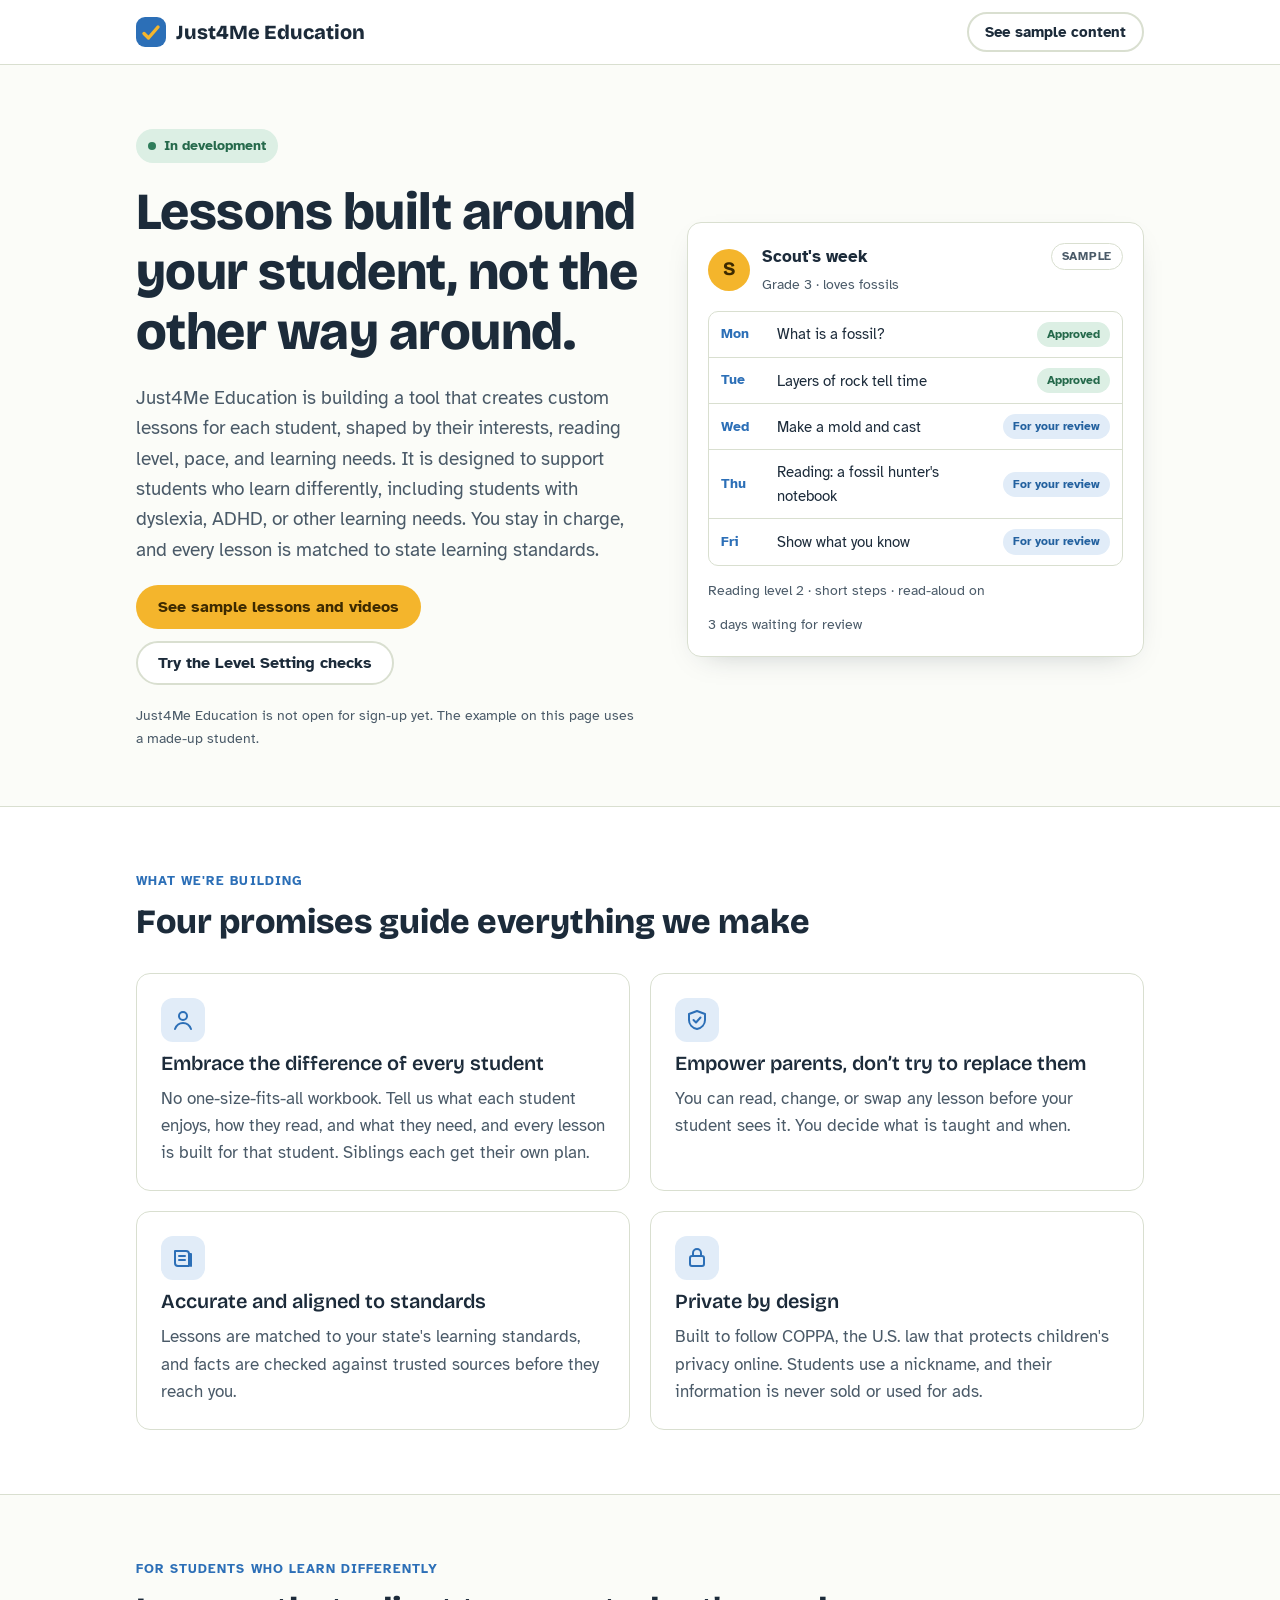
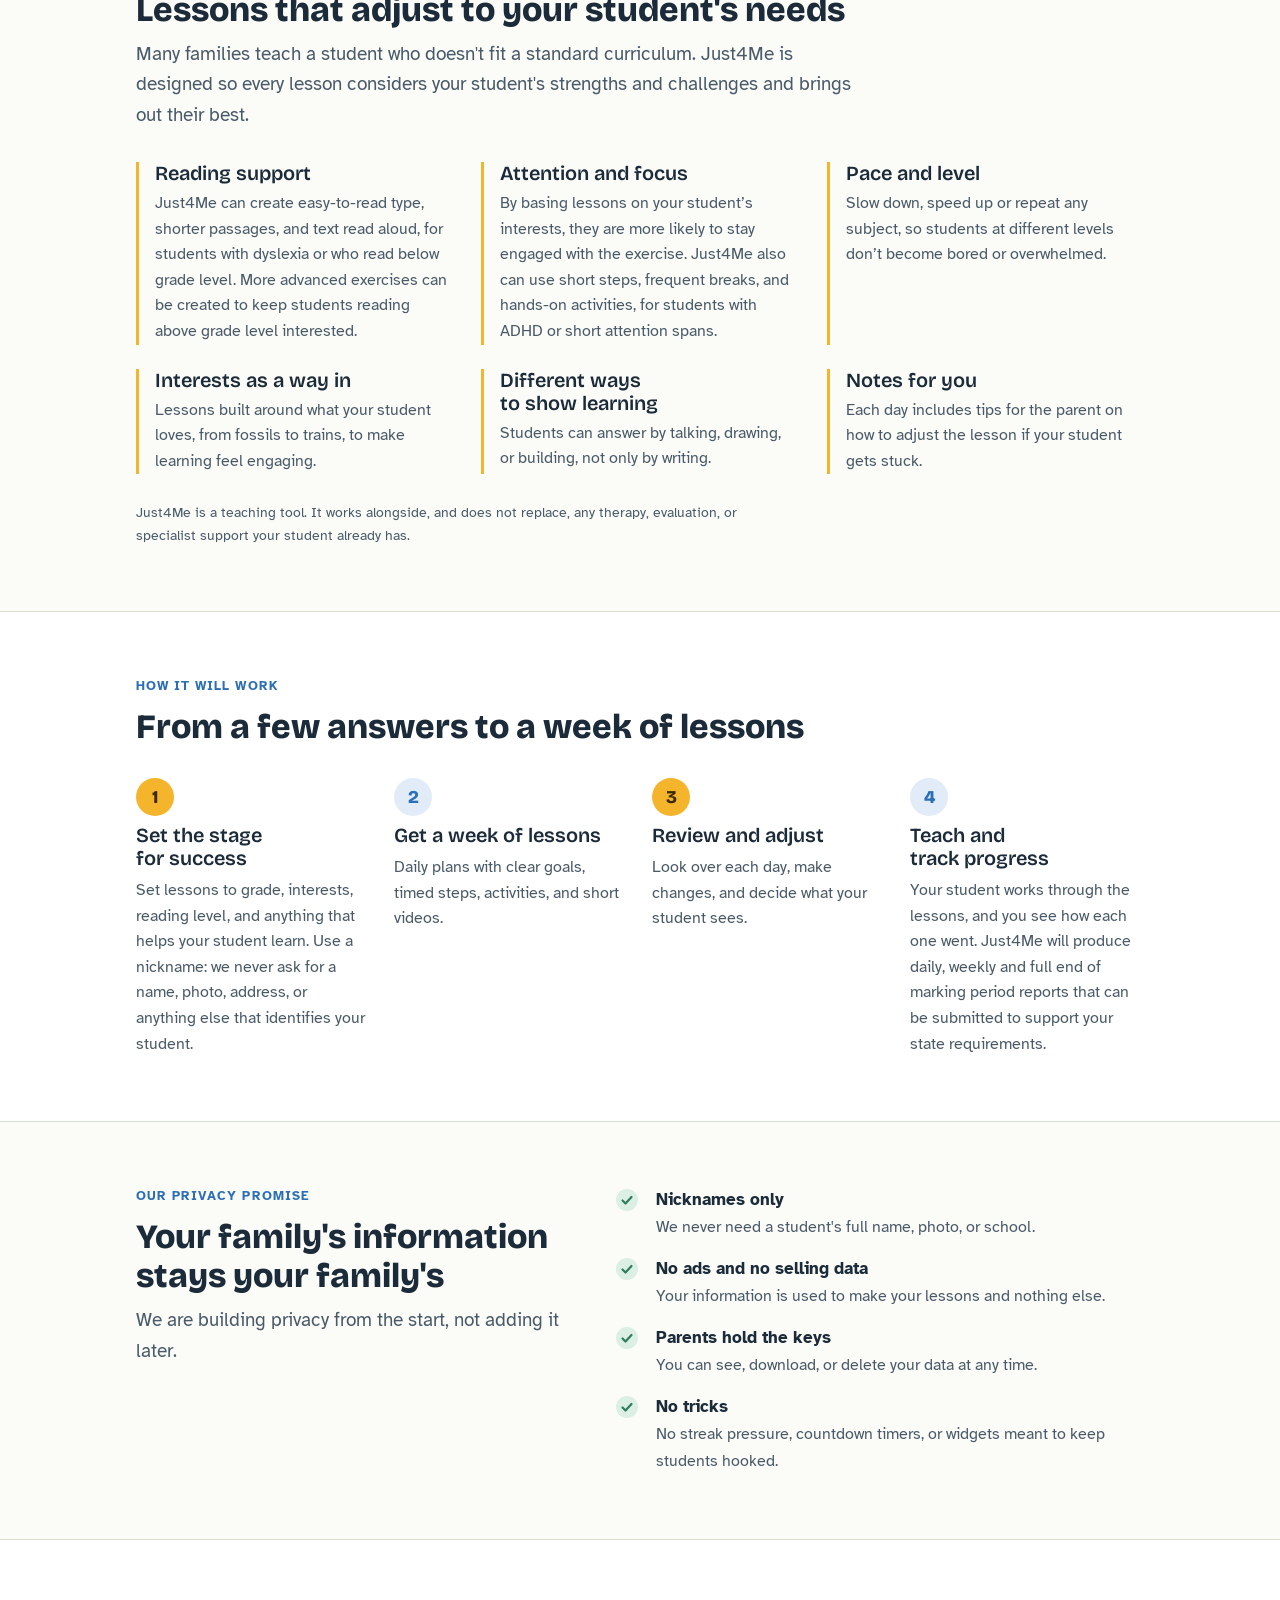
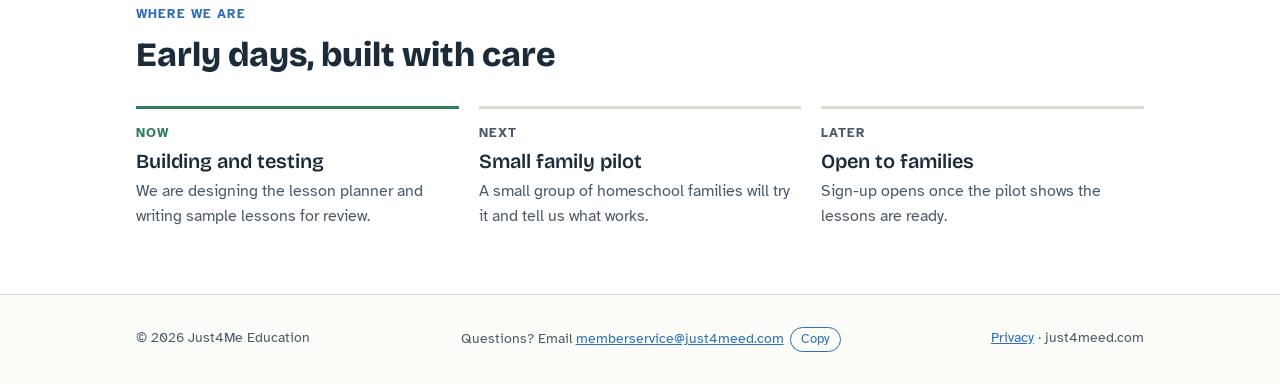
<file: index.html>
<!doctype html>
<html lang="en">
<head>
<meta charset="utf-8">
<!-- Security policy: see SECURITY.md. Keep this as the first tag after charset so it applies to everything below it.
     Every page must carry this same policy. To allow a new video or content source, see "Adding content" in SECURITY.md. -->
<meta http-equiv="Content-Security-Policy" content="default-src 'none'; script-src 'self'; style-src 'self'; font-src 'self'; img-src 'self' data:; media-src 'self'; frame-src https://www.youtube-nocookie.com; connect-src 'none'; object-src 'none'; base-uri 'none'; form-action 'none'; manifest-src 'self'; upgrade-insecure-requests">
<meta name="referrer" content="strict-origin-when-cross-origin">
<meta name="viewport" content="width=device-width, initial-scale=1, viewport-fit=cover">
<meta name="robots" content="noindex">
<title>Just4Me Education</title>
<meta name="description" content="Just4Me Education is empowering parents to build personalized lessons for each student, with them in charge and privacy built in.">
<link rel="stylesheet" href="/fonts/fonts.css?v=32585bd5e1">
<link rel="icon" href="/favicon.svg" type="image/svg+xml">
<link rel="stylesheet" href="/styles.css?v=3ecbb5d82b">

</head>
<body>
<header>
  <div class="wrap">
    <div class="brand">
      <svg width="30" height="30" viewBox="0 0 30 30" aria-hidden="true"><rect width="30" height="30" rx="9" fill="var(--sky)"/><path d="M8 16.5l4.5 4.5L22 10" fill="none" stroke="var(--sun)" stroke-width="3.4" stroke-linecap="round" stroke-linejoin="round"/></svg>
      Just4Me Education
    </div>
    <a class="btn btn-line btn-small" href="/sample/">See sample content</a>
  </div>
</header>

<main id="top">
  <section class="hero">
    <div class="wrap">
      <div class="hero-text">
        <span class="status">In development</span>
        <h1>Lessons built around your student, not the other way around.</h1>
        <p class="lede">Just4Me Education is building a tool that creates custom lessons for each student, shaped by their interests, reading level, pace, and learning needs. It is designed to support students who learn differently, including students with dyslexia, ADHD, or other learning needs. You stay in charge, and every lesson is matched to state learning standards.</p>
        <div class="actions"><a class="btn btn-sun" href="/sample/">See sample lessons and videos</a><a class="btn btn-line" href="/level-setting/">Try the Level Setting checks</a></div>
        <p class="note">Just4Me Education is not open for sign-up yet. The example on this page uses a made-up student.</p>
      </div>

      <div class="sample" aria-label="Example of a week plan waiting for a parent's review">
        <div class="sample-top">
          <div class="sample-name">
            <div class="avatar" aria-hidden="true">S</div>
            <div><strong>Scout's week</strong><span>Grade 3 · loves fossils</span></div>
          </div>
          <span class="tag">Sample</span>
        </div>
        <ul class="days">
          <li><span class="d">Mon</span><span class="t">What is a fossil?</span><span class="pill pill-ok">Approved</span></li>
          <li><span class="d">Tue</span><span class="t">Layers of rock tell time</span><span class="pill pill-ok">Approved</span></li>
          <li><span class="d">Wed</span><span class="t">Make a mold and cast</span><span class="pill pill-wait">For your review</span></li>
          <li><span class="d">Thu</span><span class="t">Reading: a fossil hunter's notebook</span><span class="pill pill-wait">For your review</span></li>
          <li><span class="d">Fri</span><span class="t">Show what you know</span><span class="pill pill-wait">For your review</span></li>
        </ul>
        <div class="sample-foot">
          <span>Reading level 2 · short steps · read-aloud on</span>
          <span>3 days waiting for review</span>
        </div>
      </div>
    </div>
  </section>

  <section class="band alt" id="plan">
    <div class="wrap">
      <div class="head">
        <span class="eyebrow">What we're building</span>
        <h2>Four promises guide everything we make</h2>
      </div>
      <div class="grid4">
        <div class="feature">
          <div class="icon"><svg viewBox="0 0 24 24" fill="none" stroke="var(--sky)" stroke-width="2" stroke-linecap="round" stroke-linejoin="round" aria-hidden="true"><circle cx="12" cy="8" r="4"/><path d="M4 21c1.5-4 4.5-6 8-6s6.5 2 8 6"/></svg></div>
          <h3>Embrace the difference of every student</h3>
          <p>No one-size-fits-all workbook. Tell us what each student enjoys, how they read, and what they need, and every lesson is built for that student. Siblings each get their own plan.</p>
        </div>
        <div class="feature">
          <div class="icon"><svg viewBox="0 0 24 24" fill="none" stroke="var(--sky)" stroke-width="2" stroke-linecap="round" stroke-linejoin="round" aria-hidden="true"><path d="M12 3l8 3v6c0 4.5-3.4 8-8 9-4.6-1-8-4.5-8-9V6l8-3z"/><path d="M8.5 12l2.5 2.5 4.5-5"/></svg></div>
          <h3>Empower parents, don’t try to replace them</h3>
          <p>You can read, change, or swap any lesson before your student sees it. You decide what is taught and when.</p>
        </div>
        <div class="feature">
          <div class="icon"><svg viewBox="0 0 24 24" fill="none" stroke="var(--sky)" stroke-width="2" stroke-linecap="round" stroke-linejoin="round" aria-hidden="true"><path d="M4 5h11a3 3 0 0 1 3 3v12H7a3 3 0 0 1-3-3V5z"/><path d="M18 8h2v12"/><path d="M8 10h6M8 14h6"/></svg></div>
          <h3>Accurate and aligned to standards</h3>
          <p>Lessons are matched to your state's learning standards, and facts are checked against trusted sources before they reach you.</p>
        </div>
        <div class="feature">
          <div class="icon"><svg viewBox="0 0 24 24" fill="none" stroke="var(--sky)" stroke-width="2" stroke-linecap="round" stroke-linejoin="round" aria-hidden="true"><rect x="5" y="10" width="14" height="10" rx="2"/><path d="M8 10V7a4 4 0 0 1 8 0v3"/></svg></div>
          <h3>Private by design</h3>
          <p>Built to follow COPPA, the U.S. law that protects children's privacy online. Students use a nickname, and their information is never sold or used for ads.</p>
        </div>
      </div>
    </div>
  </section>

  <section class="band">
    <div class="wrap">
      <div class="head">
        <span class="eyebrow">For students who learn differently</span>
        <h2>Lessons that adjust to your student's needs</h2>
        <p class="lede">Many families teach a student who doesn't fit a standard curriculum. Just4Me is designed so every lesson considers your student's strengths and challenges and brings out their best.</p>
      </div>
      <div class="needs">
        <div><h3>Reading support</h3><p>Just4Me can create easy-to-read type, shorter passages, and text read aloud, for students with dyslexia or who read below grade level. More advanced exercises can be created to keep students reading above grade level interested.</p></div>
        <div><h3>Attention and focus</h3><p>By basing lessons on your student’s interests, they are more likely to stay engaged with the exercise. Just4Me also can use short steps, frequent breaks, and hands-on activities, for students with ADHD or short attention spans.</p></div>
        <div><h3>Pace and level</h3><p>Slow down, speed up or repeat any subject, so students at different levels don’t become bored or overwhelmed.</p></div>
        <div><h3>Interests as a way in</h3><p>Lessons built around what your student loves, from fossils to trains, to make learning feel engaging.</p></div>
        <div><h3>Different ways to show learning</h3><p>Students can answer by talking, drawing, or building, not only by writing.</p></div>
        <div><h3>Notes for you</h3><p>Each day includes tips for the parent on how to adjust the lesson if your student gets stuck.</p></div>
      </div>
      <p class="note needs-note">Just4Me is a teaching tool. It works alongside, and does not replace, any therapy, evaluation, or specialist support your student already has.</p>
    </div>
  </section>

  <section class="band alt">
    <div class="wrap">
      <div class="head">
        <span class="eyebrow">How it will work</span>
        <h2>From a few answers to a week of lessons</h2>
      </div>
      <ol class="steps">
        <li class="you"><h3>Set the stage for success</h3><p>Set lessons to grade, interests, reading level, and anything that helps your student learn. Use a nickname: we never ask for a name, photo, address, or anything else that identifies your student.</p></li>
        <li><h3>Get a week of lessons</h3><p>Daily plans with clear goals, timed steps, activities, and short videos.</p></li>
        <li class="you"><h3>Review and adjust</h3><p>Look over each day, make changes, and decide what your student sees.</p></li>
        <li><h3>Teach and track progress</h3><p>Your student works through the lessons, and you see how each one went. Just4Me will produce daily, weekly and full end of marking period reports that can be submitted to support your state requirements.</p></li>
      </ol>
    </div>
  </section>

  <section class="band">
    <div class="wrap privacy">
      <div class="head">
        <span class="eyebrow">Our privacy promise</span>
        <h2>Your family's information stays your family's</h2>
        <p class="lede">We are building privacy from the start, not adding it later.</p>
      </div>
      <ul class="checks">
        <li><svg width="22" height="22" viewBox="0 0 22 22" aria-hidden="true"><circle cx="11" cy="11" r="11" fill="var(--leaf-soft)"/><path d="M6.5 11.5l3 3 6-6.5" fill="none" stroke="var(--leaf)" stroke-width="2.2" stroke-linecap="round" stroke-linejoin="round"/></svg><div><strong>Nicknames only</strong><span>We never need a student's full name, photo, or school.</span></div></li>
        <li><svg width="22" height="22" viewBox="0 0 22 22" aria-hidden="true"><circle cx="11" cy="11" r="11" fill="var(--leaf-soft)"/><path d="M6.5 11.5l3 3 6-6.5" fill="none" stroke="var(--leaf)" stroke-width="2.2" stroke-linecap="round" stroke-linejoin="round"/></svg><div><strong>No ads and no selling data</strong><span>Your information is used to make your lessons and nothing else.</span></div></li>
        <li><svg width="22" height="22" viewBox="0 0 22 22" aria-hidden="true"><circle cx="11" cy="11" r="11" fill="var(--leaf-soft)"/><path d="M6.5 11.5l3 3 6-6.5" fill="none" stroke="var(--leaf)" stroke-width="2.2" stroke-linecap="round" stroke-linejoin="round"/></svg><div><strong>Parents hold the keys</strong><span>You can see, download, or delete your data at any time.</span></div></li>
        <li><svg width="22" height="22" viewBox="0 0 22 22" aria-hidden="true"><circle cx="11" cy="11" r="11" fill="var(--leaf-soft)"/><path d="M6.5 11.5l3 3 6-6.5" fill="none" stroke="var(--leaf)" stroke-width="2.2" stroke-linecap="round" stroke-linejoin="round"/></svg><div><strong>No tricks</strong><span>No streak pressure, countdown timers, or widgets meant to keep students hooked.</span></div></li>
      </ul>
    </div>
  </section>

  <section class="band alt">
    <div class="wrap">
      <div class="head">
        <span class="eyebrow">Where we are</span>
        <h2>Early days, built with care</h2>
      </div>
      <div class="now">
        <div class="on"><span class="k">Now</span><h3>Building and testing</h3><p>We are designing the lesson planner and writing sample lessons for review.</p></div>
        <div><span class="k">Next</span><h3>Small family pilot</h3><p>A small group of homeschool families will try it and tell us what works.</p></div>
        <div><span class="k">Later</span><h3>Open to families</h3><p>Sign-up opens once the pilot shows the lessons are ready.</p></div>
      </div>
    </div>
  </section>
</main>

<footer>
  <div class="wrap">
    <span>© 2026 Just4Me Education</span>
    <span>Questions? Email <a href="mailto:memberservice@just4meed.com">memberservice@just4meed.com</a><button type="button" class="copy-email" data-email="memberservice@just4meed.com" aria-live="polite">Copy</button></span>
    <span><a href="/privacy/">Privacy</a> · just4meed.com</span>
  </div>
</footer>

<script src="/site.js?v=7823a01251" defer></script>

</body>
</html>
</file>
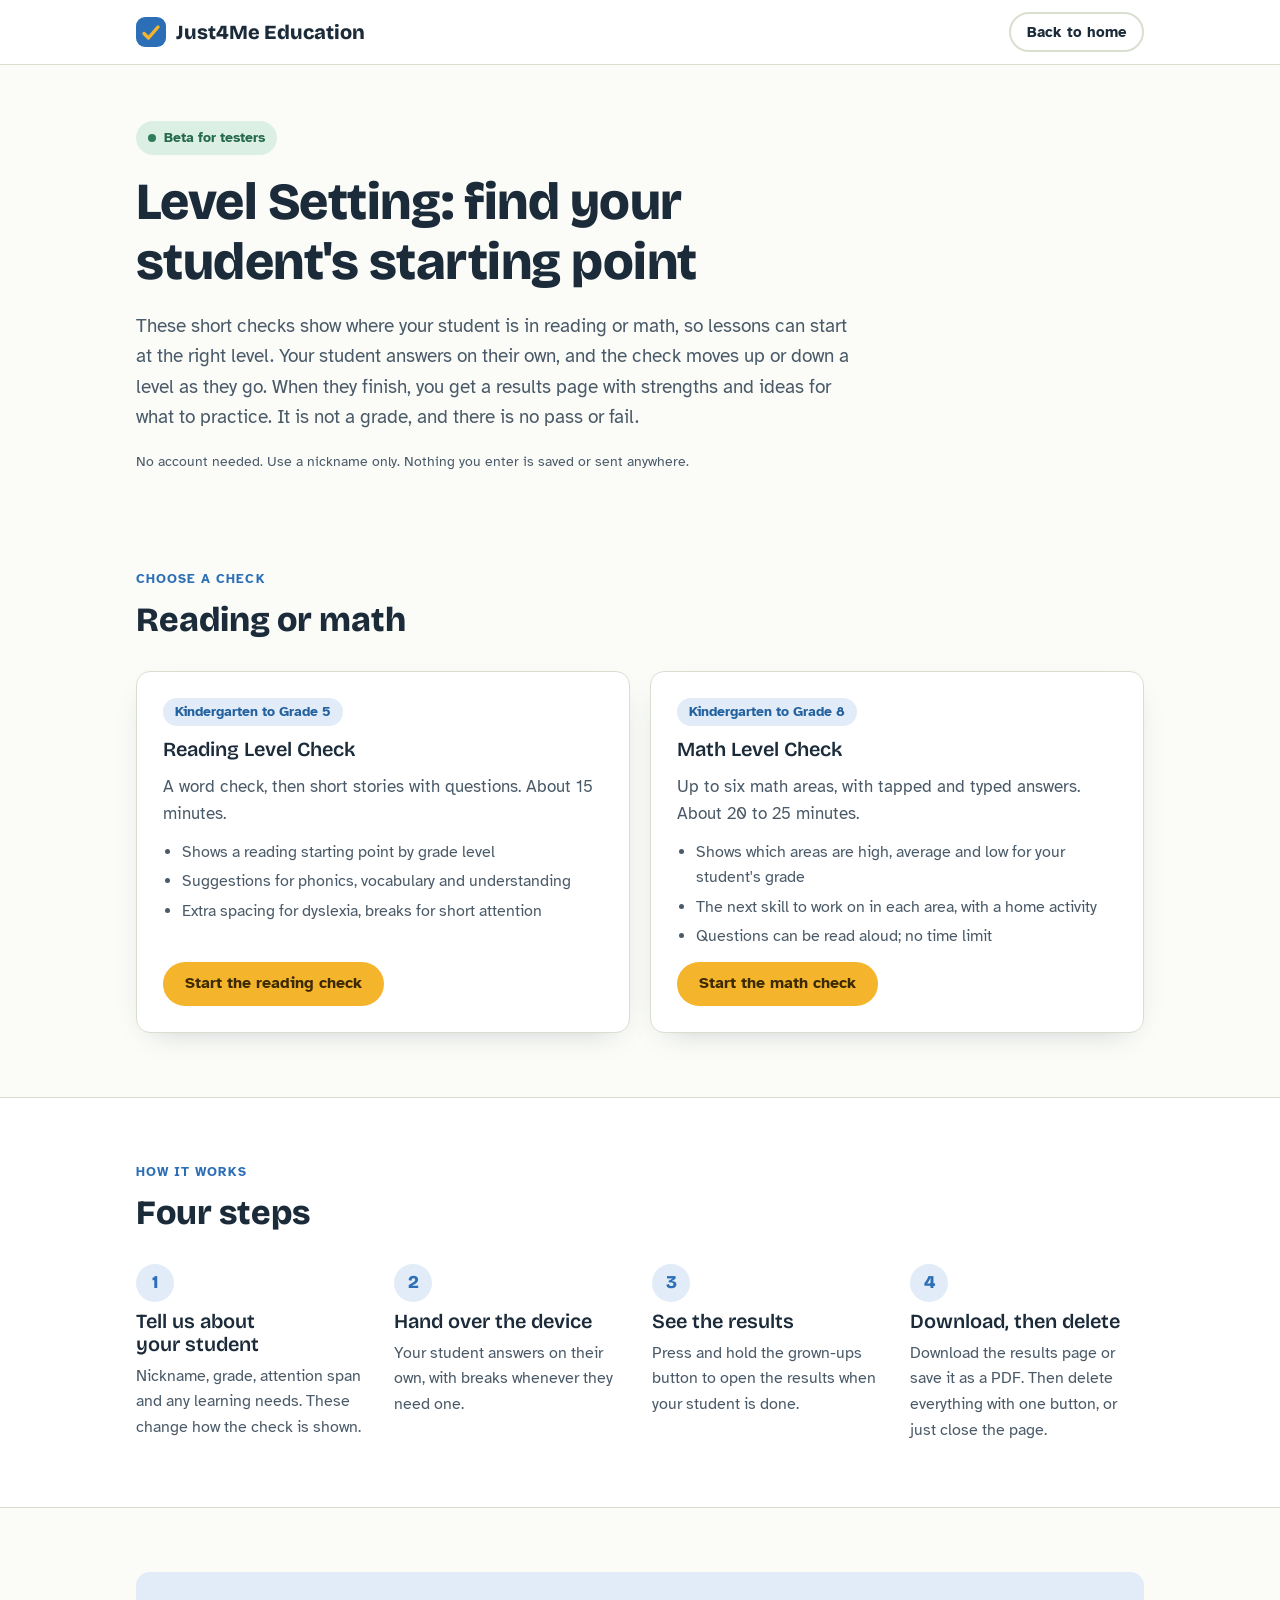
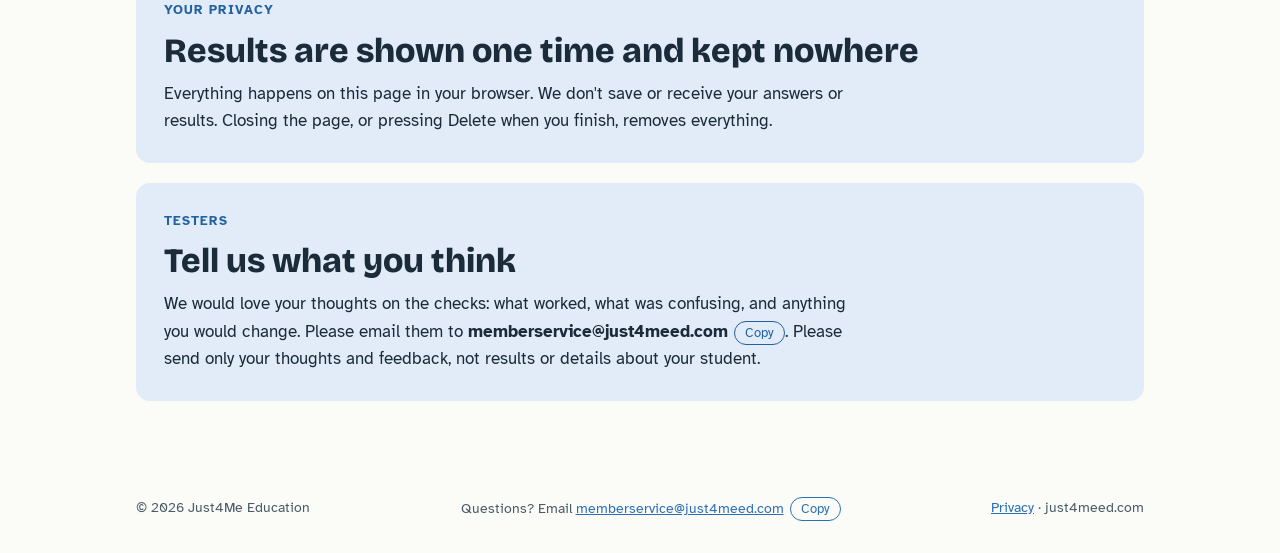
<file: level-setting/index.html>
<!doctype html>
<html lang="en">
<head>
<meta charset="utf-8">
<!-- Security policy: see SECURITY.md. Keep this as the first tag after charset so it applies to everything below it.
     Every page must carry this same policy. To allow a new video or content source, see "Adding content" in SECURITY.md. -->
<meta http-equiv="Content-Security-Policy" content="default-src 'none'; script-src 'self'; style-src 'self'; font-src 'self'; img-src 'self' data:; media-src 'self'; frame-src https://www.youtube-nocookie.com; connect-src 'none'; object-src 'none'; base-uri 'none'; form-action 'none'; manifest-src 'self'; upgrade-insecure-requests">
<meta name="referrer" content="strict-origin-when-cross-origin">
<meta name="viewport" content="width=device-width, initial-scale=1, viewport-fit=cover">
<meta name="robots" content="noindex">
<title>Level Setting | Just4Me Education</title>
<meta name="description" content="Free reading and math starting-point checks for students. No account needed; nothing is saved or sent anywhere.">
<link rel="stylesheet" href="/fonts/fonts.css?v=32585bd5e1">
<link rel="icon" href="/favicon.svg" type="image/svg+xml">
<link rel="stylesheet" href="/styles.css?v=3ecbb5d82b">
<link rel="stylesheet" href="/level-setting/check.css?v=c395ba8583">
</head>
<body>
<header>
  <div class="wrap">
    <a class="brand" href="/" aria-label="Just4Me Education home">
      <svg width="30" height="30" viewBox="0 0 30 30" aria-hidden="true"><rect width="30" height="30" rx="9" fill="var(--sky)"/><path d="M8 16.5l4.5 4.5L22 10" fill="none" stroke="var(--sun)" stroke-width="3.4" stroke-linecap="round" stroke-linejoin="round"/></svg>
      Just4Me Education
    </a>
    <a class="btn btn-line btn-small" href="/">Back to home</a>
  </div>
</header>

<main id="top">
  <section class="ls-hero">
    <div class="wrap">
      <span class="status">Beta for testers</span>
      <h1>Level Setting: find your student's starting point</h1>
      <p class="lede">These short checks show where your student is in reading or math, so lessons can start at the right level. Your student answers on their own, and the check moves up or down a level as they go. When they finish, you get a results page with strengths and ideas for what to practice. It is not a grade, and there is no pass or fail.</p>
      <p class="note">No account needed. Use a nickname only. Nothing you enter is saved or sent anywhere.</p>
    </div>
  </section>

  <section class="band" aria-labelledby="pick">
    <div class="wrap">
      <div class="head"><span class="eyebrow">Choose a check</span><h2 id="pick">Reading or math</h2></div>
      <div class="ls-pick">
        <div class="ls-card">
          <span class="grades">Kindergarten to Grade 5</span>
          <h3>Reading Level Check</h3>
          <p>A word check, then short stories with questions. About 15 minutes.</p>
          <ul><li>Shows a reading starting point by grade level</li><li>Suggestions for phonics, vocabulary and understanding</li><li>Extra spacing for dyslexia, breaks for short attention</li></ul>
          <a class="btn btn-sun" href="/level-setting/reading/">Start the reading check</a>
        </div>
        <div class="ls-card">
          <span class="grades">Kindergarten to Grade 8</span>
          <h3>Math Level Check</h3>
          <p>Up to six math areas, with tapped and typed answers. About 20 to 25 minutes.</p>
          <ul><li>Shows which areas are high, average and low for your student's grade</li><li>The next skill to work on in each area, with a home activity</li><li>Questions can be read aloud; no time limit</li></ul>
          <a class="btn btn-sun" href="/level-setting/math/">Start the math check</a>
        </div>
      </div>
    </div>
  </section>

  <section class="band alt" aria-labelledby="how">
    <div class="wrap">
      <div class="head"><span class="eyebrow">How it works</span><h2 id="how">Four steps</h2></div>
      <ol class="ls-steps">
        <li><h3>Tell us about your student</h3><p>Nickname, grade, attention span and any learning needs. These change how the check is shown.</p></li>
        <li><h3>Hand over the device</h3><p>Your student answers on their own, with breaks whenever they need one.</p></li>
        <li><h3>See the results</h3><p>Press and hold the grown-ups button to open the results when your student is done.</p></li>
        <li><h3>Download, then delete</h3><p>Download the results page or save it as a PDF. Then delete everything with one button, or just close the page.</p></li>
      </ol>
    </div>
  </section>

  <section class="band" aria-labelledby="priv">
    <div class="wrap">
      <div class="ls-feedback">
        <span class="eyebrow">Your privacy</span>
        <h2 id="priv">Results are shown one time and kept nowhere</h2>
        <p>Everything happens on this page in your browser. We don't save or receive your answers or results. Closing the page, or pressing Delete when you finish, removes everything.</p>
      </div>
      <div class="ls-feedback">
        <span class="eyebrow">Testers</span>
        <h2>Tell us what you think</h2>
        <p>We would love your thoughts on the checks: what worked, what was confusing, and anything you would change. Please email them to <b>memberservice@just4meed.com</b><button type="button" class="copy-email" data-email="memberservice@just4meed.com" aria-live="polite">Copy</button>. Please send only your thoughts and feedback, not results or details about your student.</p>
      </div>
    </div>
  </section>
</main>
<footer>
  <div class="wrap">
    <span>© 2026 Just4Me Education</span>
    <span>Questions? Email <a href="mailto:memberservice@just4meed.com">memberservice@just4meed.com</a><button type="button" class="copy-email" data-email="memberservice@just4meed.com" aria-live="polite">Copy</button></span>
    <span><a href="/privacy/">Privacy</a> · just4meed.com</span>
  </div>
</footer>

<script src="/site.js?v=7823a01251" defer></script>

</body>
</html>
</file>
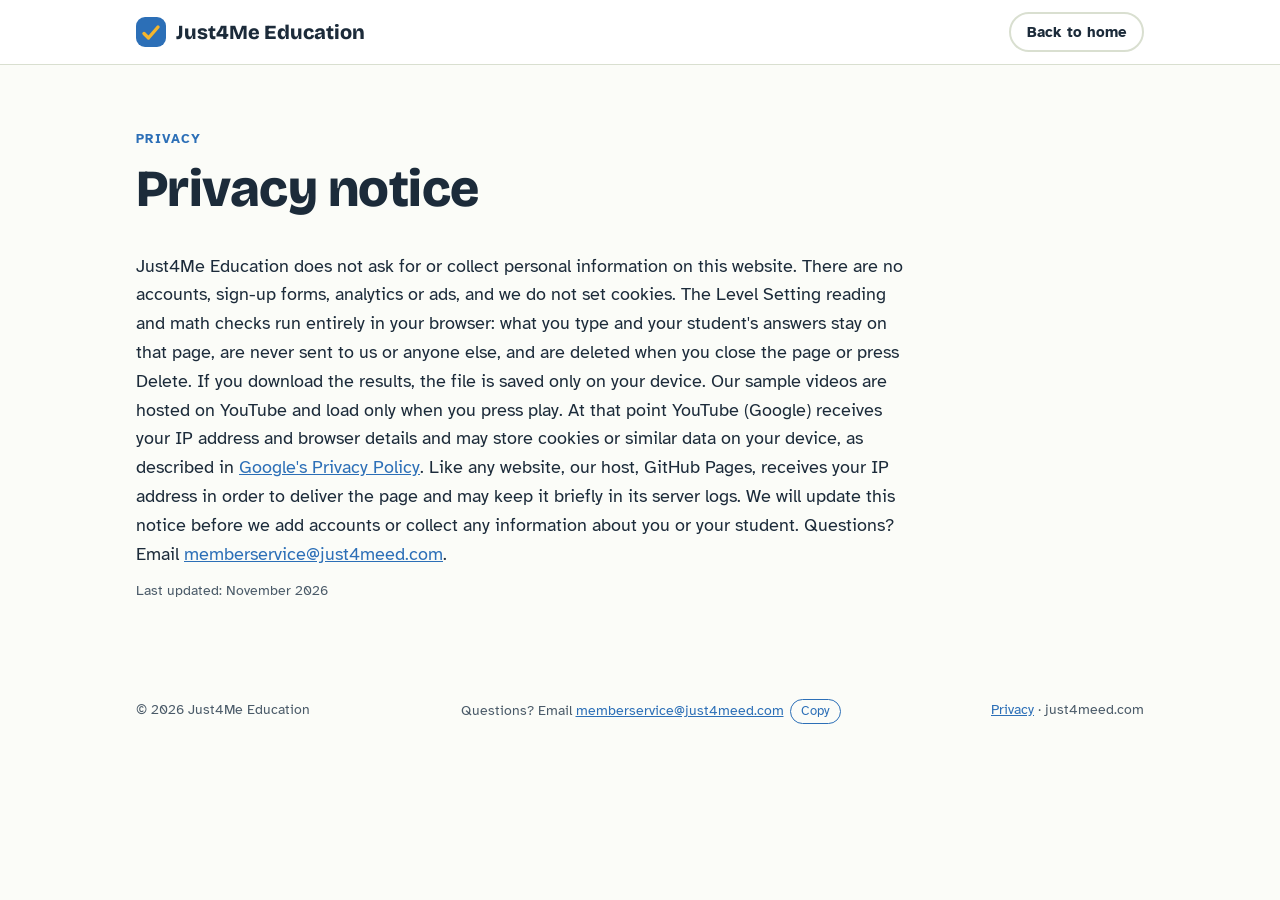
<file: privacy/index.html>
<!doctype html>
<html lang="en">
<head>
<meta charset="utf-8">
<!-- Security policy: see SECURITY.md. Keep this as the first tag after charset so it applies to everything below it.
     Every page must carry this same policy. To allow a new video or content source, see "Adding content" in SECURITY.md. -->
<meta http-equiv="Content-Security-Policy" content="default-src 'none'; script-src 'self'; style-src 'self'; font-src 'self'; img-src 'self' data:; media-src 'self'; frame-src https://www.youtube-nocookie.com; connect-src 'none'; object-src 'none'; base-uri 'none'; form-action 'none'; manifest-src 'self'; upgrade-insecure-requests">
<meta name="referrer" content="strict-origin-when-cross-origin">
<meta name="viewport" content="width=device-width, initial-scale=1, viewport-fit=cover">
<meta name="robots" content="noindex">
<title>Privacy | Just4Me Education</title>
<meta name="description" content="What the just4meed.com website does and does not collect.">
<link rel="stylesheet" href="/fonts/fonts.css?v=32585bd5e1">
<link rel="icon" href="/favicon.svg" type="image/svg+xml">
<link rel="stylesheet" href="/styles.css?v=3ecbb5d82b">
</head>
<body>
<header>
  <div class="wrap">
    <a class="brand" href="/" aria-label="Just4Me Education home">
      <svg width="30" height="30" viewBox="0 0 30 30" aria-hidden="true"><rect width="30" height="30" rx="9" fill="var(--sky)"/><path d="M8 16.5l4.5 4.5L22 10" fill="none" stroke="var(--sun)" stroke-width="3.4" stroke-linecap="round" stroke-linejoin="round"/></svg>
      Just4Me Education
    </a>
    <a class="btn btn-line btn-small" href="/">Back to home</a>
  </div>
</header>

<main id="top">
  <section class="band">
    <div class="wrap">
      <div class="head">
        <span class="eyebrow">Privacy</span>
        <h1>Privacy notice</h1>
      </div>
      <p class="policy">Just4Me Education does not ask for or collect personal information on this website. There are no accounts, sign-up forms, analytics or ads, and we do not set cookies. The Level Setting reading and math checks run entirely in your browser: what you type and your student's answers stay on that page, are never sent to us or anyone else, and are deleted when you close the page or press Delete. If you download the results, the file is saved only on your device. Our sample videos are hosted on YouTube and load only when you press play. At that point YouTube (Google) receives your IP address and browser details and may store cookies or similar data on your device, as described in <a href="https://policies.google.com/privacy" target="_blank" rel="noopener noreferrer">Google's Privacy Policy</a>. Like any website, our host, GitHub Pages, receives your IP address in order to deliver the page and may keep it briefly in its server logs. We will update this notice before we add accounts or collect any information about you or your student. Questions? Email <a href="mailto:memberservice@just4meed.com">memberservice@just4meed.com</a>.</p>
      <p class="note">Last updated: November 2026</p>
    </div>
  </section>
</main>

<footer>
  <div class="wrap">
    <span>© 2026 Just4Me Education</span>
    <span>Questions? Email <a href="mailto:memberservice@just4meed.com">memberservice@just4meed.com</a><button type="button" class="copy-email" data-email="memberservice@just4meed.com" aria-live="polite">Copy</button></span>
    <span><a href="/privacy/">Privacy</a> · just4meed.com</span>
  </div>
</footer>

<script src="/site.js?v=7823a01251" defer></script>

</body>
</html>
</file>
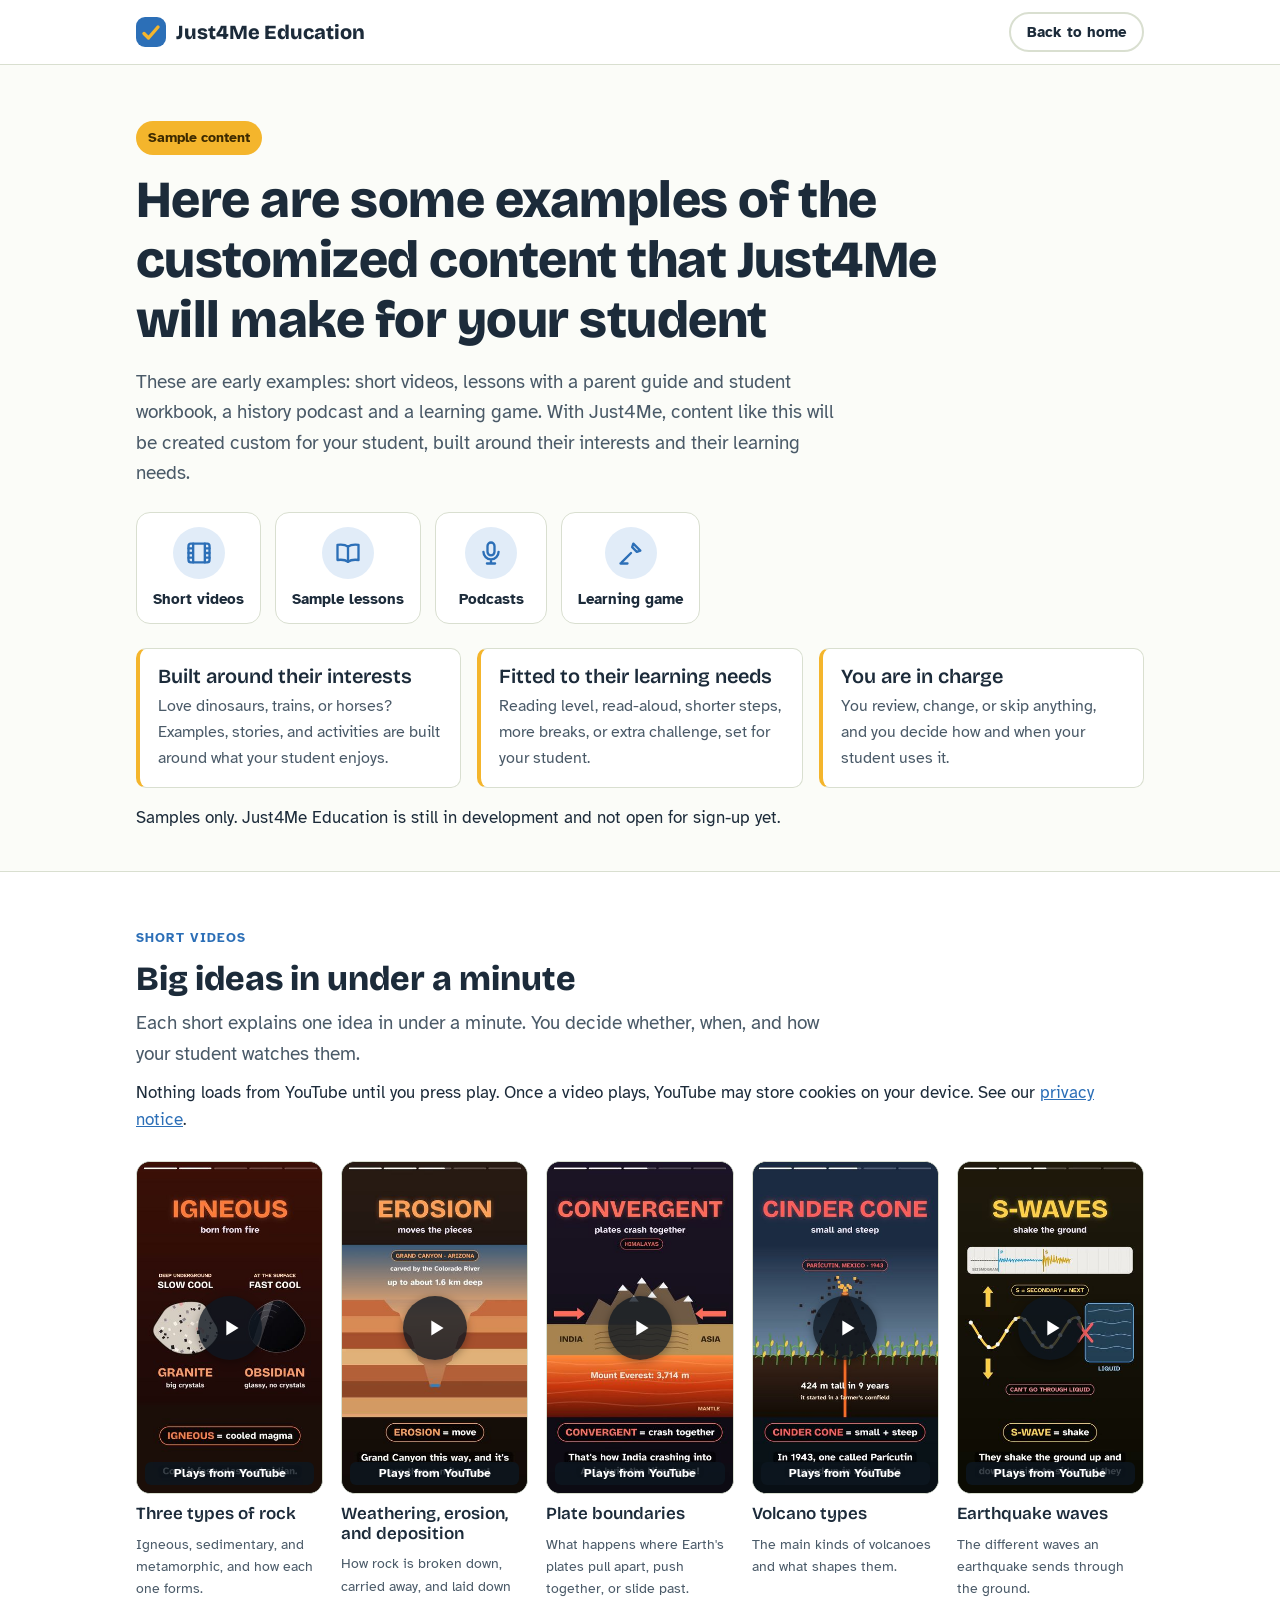
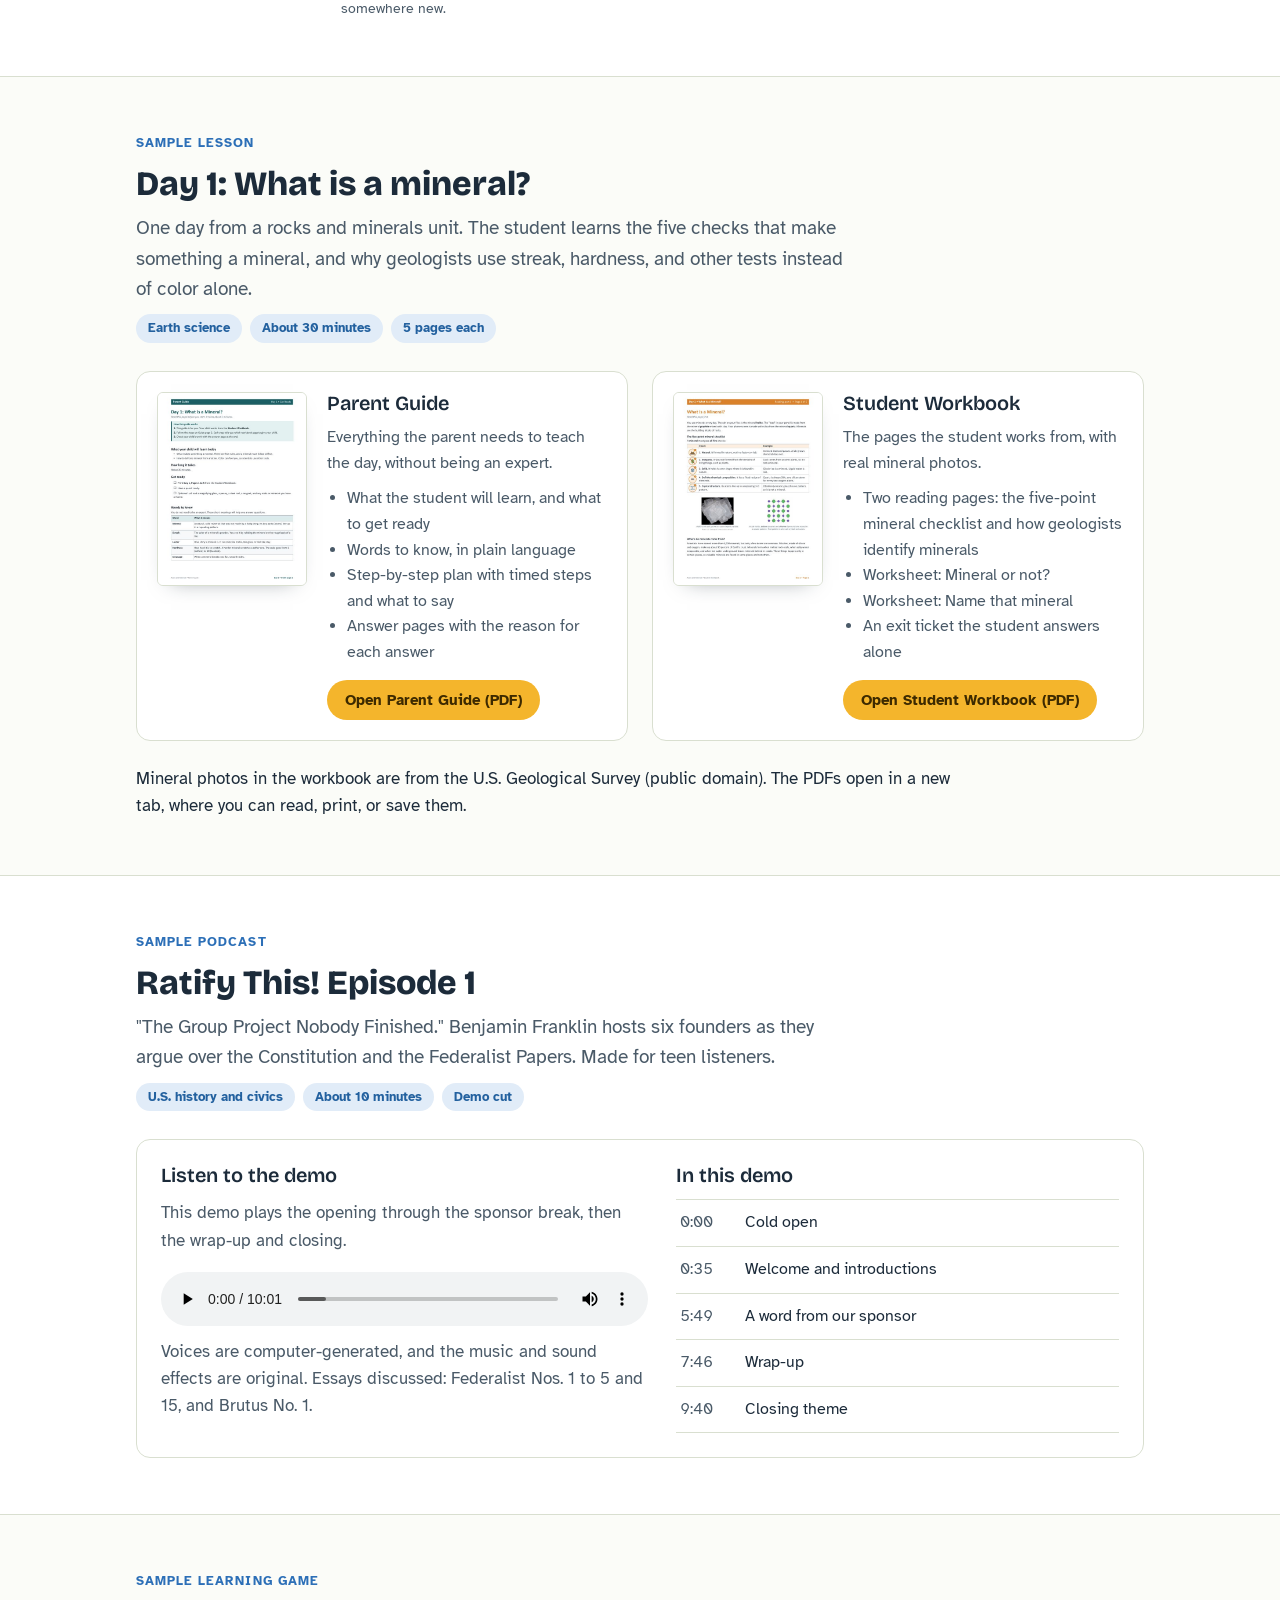
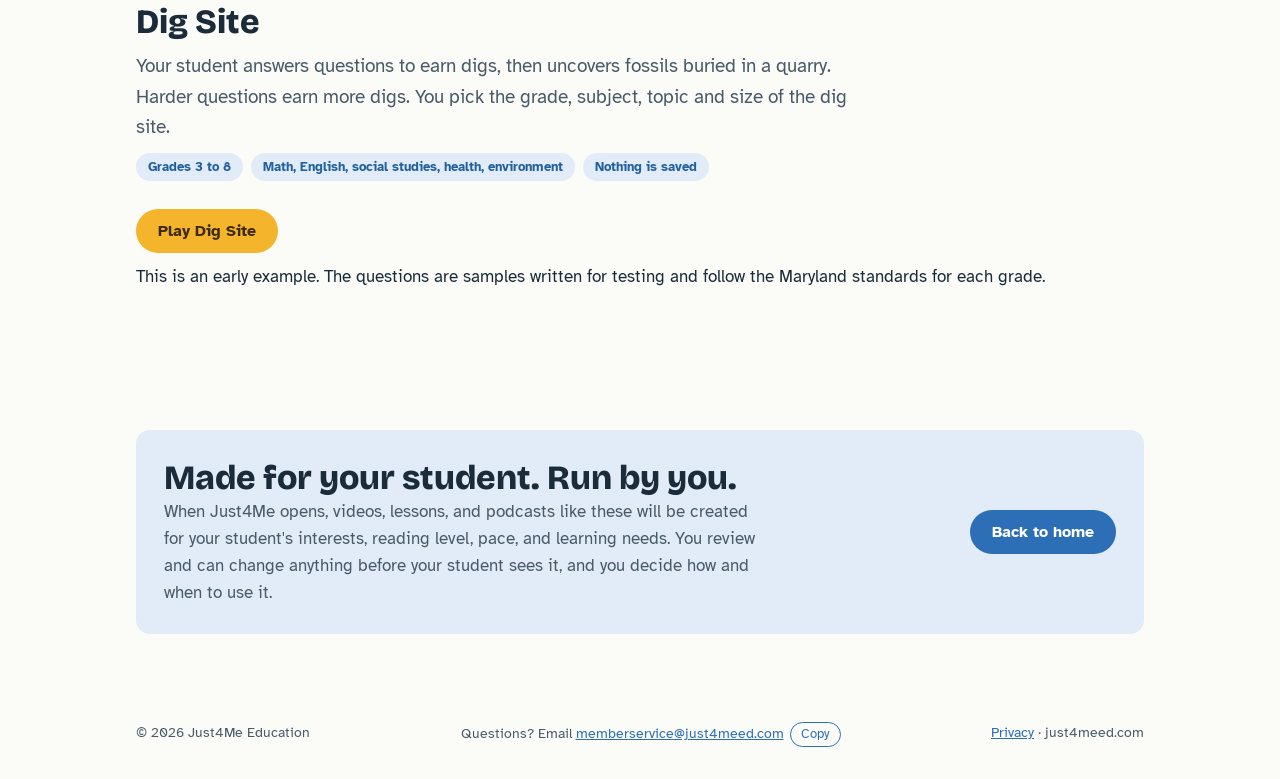
<file: sample/index.html>
<!doctype html>
<html lang="en">
<head>
<meta charset="utf-8">
<!-- Security policy: see SECURITY.md. Keep this as the first tag after charset so it applies to everything below it.
     Every page must carry this same policy. To allow a new video or content source, see "Adding content" in SECURITY.md. -->
<meta http-equiv="Content-Security-Policy" content="default-src 'none'; script-src 'self'; style-src 'self'; font-src 'self'; img-src 'self' data:; media-src 'self'; frame-src https://www.youtube-nocookie.com; connect-src 'none'; object-src 'none'; base-uri 'none'; form-action 'none'; manifest-src 'self'; upgrade-insecure-requests">
<meta name="referrer" content="strict-origin-when-cross-origin">
<meta name="viewport" content="width=device-width, initial-scale=1, viewport-fit=cover">
<meta name="robots" content="noindex">
<title>Sample Content | Just4Me Education</title>
<meta name="description" content="Examples of what Just4Me Education makes: short science videos and a sample day of lessons with a parent guide and student workbook.">
<link rel="stylesheet" href="/fonts/fonts.css?v=32585bd5e1">
<link rel="icon" href="/favicon.svg" type="image/svg+xml">
<link rel="stylesheet" href="/sample/styles.css?v=4ea0afb466">
</head>
<body>
<header>
  <div class="wrap">
    <a class="brand" href="/" aria-label="Just4Me Education home">
      <svg width="30" height="30" viewBox="0 0 30 30" aria-hidden="true"><rect width="30" height="30" rx="9" fill="var(--sky)"/><path d="M8 16.5l4.5 4.5L22 10" fill="none" stroke="var(--sun)" stroke-width="3.4" stroke-linecap="round" stroke-linejoin="round"/></svg>
      Just4Me Education
    </a>
    <a class="btn btn-line btn-small" href="/">Back to home</a>
  </div>
</header>

<main id="top">
  <section class="hero2">
    <div class="wrap">
      <span class="tag-sample">Sample content</span>
      <h1>Here are some examples of the customized content that Just4Me will make for your student</h1>
      <p class="lede">These are early examples: short videos, lessons with a parent guide and student workbook, a history podcast and a learning game. With Just4Me, content like this will be created custom for your student, built around their interests and their learning needs.</p>
      <nav class="jump" aria-label="Jump to sample content">
        <a href="#shorts"><span class="ji"><svg viewBox="0 0 24 24" stroke="currentColor" stroke-width="2" stroke-linecap="round" stroke-linejoin="round" fill="none" aria-hidden="true"><rect x="3" y="4" width="18" height="16" rx="2"/><path d="M7 4v16M17 4v16M3 8h4M3 12h4M3 16h4M17 8h4M17 12h4M17 16h4"/></svg></span><span>Short videos</span></a>
        <a href="#lesson"><span class="ji"><svg viewBox="0 0 24 24" stroke="currentColor" stroke-width="2" stroke-linecap="round" stroke-linejoin="round" fill="none" aria-hidden="true"><path d="M12 6.5C10 5 7 4.5 3 5v13c4-.5 7 0 9 1.5 2-1.5 5-2 9-1.5V5c-4-.5-7 0-9 1.5z"/><path d="M12 6.5v13"/></svg></span><span>Sample lessons</span></a>
        <a href="#podcast"><span class="ji"><svg viewBox="0 0 24 24" stroke="currentColor" stroke-width="2" stroke-linecap="round" stroke-linejoin="round" fill="none" aria-hidden="true"><rect x="9" y="3" width="6" height="11" rx="3"/><path d="M5.5 11a6.5 6.5 0 0 0 13 0M12 17.5V21M8.5 21h7"/></svg></span><span>Podcasts</span></a>
        <a href="#game"><span class="ji"><svg viewBox="0 0 24 24" stroke="currentColor" stroke-width="2" stroke-linecap="round" stroke-linejoin="round" fill="none" aria-hidden="true"><path d="M4 20l8-8M14 4l6 6-3 1-4-4 1-3z"/><path d="M3 21h6"/></svg></span><span>Learning game</span></a>
      </nav>
      <div class="custom">
        <div><h3>Built around their interests</h3><p>Love dinosaurs, trains, or horses? Examples, stories, and activities are built around what your student enjoys.</p></div>
        <div><h3>Fitted to their learning needs</h3><p>Reading level, read-aloud, shorter steps, more breaks, or extra challenge, set for your student.</p></div>
        <div><h3>You are in charge</h3><p>You review, change, or skip anything, and you decide how and when your student uses it.</p></div>
      </div>
      <p class="note">Samples only. Just4Me Education is still in development and not open for sign-up yet.</p>
    </div>
  </section>

  <section class="band alt" id="shorts">
    <div class="wrap">
      <div class="head">
        <span class="eyebrow">Short videos</span>
        <h2>Big ideas in under a minute</h2>
        <p class="lede">Each short explains one idea in under a minute. You decide whether, when, and how your student watches them.</p>
        <p class="note">Nothing loads from YouTube until you press play. Once a video plays, YouTube may store cookies on your device. See our <a href="/privacy/">privacy notice</a>.</p>
      </div>
      <div class="shorts">
        <div class="short">
          <div class="frame"><button type="button" class="yt-play" data-yt="oAh0n-uqacQ" data-title="Three types of rock" aria-label="Play video: Three types of rock (plays from YouTube)"><img src="img/videos/oAh0n-uqacQ.jpg" width="360" height="640" alt="" loading="lazy"><span class="yt-icon" aria-hidden="true"><svg viewBox="0 0 24 24" width="28" height="28"><path d="M8 5.5v13l10.5-6.5z" fill="currentColor"/></svg></span><span class="yt-note" aria-hidden="true">Plays from YouTube</span></button></div>
          <h3>Three types of rock</h3>
          <p>Igneous, sedimentary, and metamorphic, and how each one forms.</p>
        </div>
        <div class="short">
          <div class="frame"><button type="button" class="yt-play" data-yt="1jrq0nOq-ZU" data-title="Weathering, erosion, and deposition" aria-label="Play video: Weathering, erosion, and deposition (plays from YouTube)"><img src="img/videos/1jrq0nOq-ZU.jpg" width="360" height="640" alt="" loading="lazy"><span class="yt-icon" aria-hidden="true"><svg viewBox="0 0 24 24" width="28" height="28"><path d="M8 5.5v13l10.5-6.5z" fill="currentColor"/></svg></span><span class="yt-note" aria-hidden="true">Plays from YouTube</span></button></div>
          <h3>Weathering, erosion, and deposition</h3>
          <p>How rock is broken down, carried away, and laid down somewhere new.</p>
        </div>
        <div class="short">
          <div class="frame"><button type="button" class="yt-play" data-yt="1wUhIwDUzL8" data-title="Plate boundaries" aria-label="Play video: Plate boundaries (plays from YouTube)"><img src="img/videos/1wUhIwDUzL8.jpg" width="360" height="640" alt="" loading="lazy"><span class="yt-icon" aria-hidden="true"><svg viewBox="0 0 24 24" width="28" height="28"><path d="M8 5.5v13l10.5-6.5z" fill="currentColor"/></svg></span><span class="yt-note" aria-hidden="true">Plays from YouTube</span></button></div>
          <h3>Plate boundaries</h3>
          <p>What happens where Earth's plates pull apart, push together, or slide past.</p>
        </div>
        <div class="short">
          <div class="frame"><button type="button" class="yt-play" data-yt="Y9N46C8q49o" data-title="Volcano types" aria-label="Play video: Volcano types (plays from YouTube)"><img src="img/videos/Y9N46C8q49o.jpg" width="360" height="640" alt="" loading="lazy"><span class="yt-icon" aria-hidden="true"><svg viewBox="0 0 24 24" width="28" height="28"><path d="M8 5.5v13l10.5-6.5z" fill="currentColor"/></svg></span><span class="yt-note" aria-hidden="true">Plays from YouTube</span></button></div>
          <h3>Volcano types</h3>
          <p>The main kinds of volcanoes and what shapes them.</p>
        </div>
        <div class="short">
          <div class="frame"><button type="button" class="yt-play" data-yt="FLlQkswHX4U" data-title="Earthquake waves" aria-label="Play video: Earthquake waves (plays from YouTube)"><img src="img/videos/FLlQkswHX4U.jpg" width="360" height="640" alt="" loading="lazy"><span class="yt-icon" aria-hidden="true"><svg viewBox="0 0 24 24" width="28" height="28"><path d="M8 5.5v13l10.5-6.5z" fill="currentColor"/></svg></span><span class="yt-note" aria-hidden="true">Plays from YouTube</span></button></div>
          <h3>Earthquake waves</h3>
          <p>The different waves an earthquake sends through the ground.</p>
        </div>
      </div>
    </div>
  </section>

  <section class="band" id="lesson">
    <div class="wrap">
      <div class="head">
        <span class="eyebrow">Sample lesson</span>
        <h2>Day 1: What is a mineral?</h2>
        <p class="lede">One day from a rocks and minerals unit. The student learns the five checks that make something a mineral, and why geologists use streak, hardness, and other tests instead of color alone.</p>
        <div class="lesson-meta"><span class="chip">Earth science</span><span class="chip">About 30 minutes</span><span class="chip">5 pages each</span></div>
      </div>
      <div class="docs">
        <div class="doc">
          <a href="lessons/day1-parent-guide.pdf" target="_blank" rel="noopener"><img src="img/parent-guide-1.jpg" width="150" height="194" alt="First page of the Day 1 Parent Guide"></a>
          <div class="doc-body">
            <h3>Parent Guide</h3>
            <p>Everything the parent needs to teach the day, without being an expert.</p>
            <ul>
              <li>What the student will learn, and what to get ready</li>
              <li>Words to know, in plain language</li>
              <li>Step-by-step plan with timed steps and what to say</li>
              <li>Answer pages with the reason for each answer</li>
            </ul>
            <div class="actions">
              <a class="btn btn-sun btn-small" href="lessons/day1-parent-guide.pdf" target="_blank" rel="noopener">Open Parent Guide (PDF)</a>
            </div>
          </div>
        </div>
        <div class="doc">
          <a href="lessons/day1-student-workbook.pdf" target="_blank" rel="noopener"><img src="img/student-workbook-1.jpg" width="150" height="194" alt="First page of the Day 1 Student Workbook"></a>
          <div class="doc-body">
            <h3>Student Workbook</h3>
            <p>The pages the student works from, with real mineral photos.</p>
            <ul>
              <li>Two reading pages: the five-point mineral checklist and how geologists identify minerals</li>
              <li>Worksheet: Mineral or not?</li>
              <li>Worksheet: Name that mineral</li>
              <li>An exit ticket the student answers alone</li>
            </ul>
            <div class="actions">
              <a class="btn btn-sun btn-small" href="lessons/day1-student-workbook.pdf" target="_blank" rel="noopener">Open Student Workbook (PDF)</a>
            </div>
          </div>
        </div>
      </div>
      <p class="note howto">Mineral photos in the workbook are from the U.S. Geological Survey (public domain). The PDFs open in a new tab, where you can read, print, or save them.</p>
    </div>
  </section>

  <section class="band alt" id="podcast">
    <div class="wrap">
      <div class="head">
        <span class="eyebrow">Sample podcast</span>
        <h2>Ratify This! Episode 1</h2>
        <p class="lede">"The Group Project Nobody Finished." Benjamin Franklin hosts six founders as they argue over the Constitution and the Federalist Papers. Made for teen listeners.</p>
        <div class="lesson-meta"><span class="chip">U.S. history and civics</span><span class="chip">About 10 minutes</span><span class="chip">Demo cut</span></div>
      </div>
      <div class="pod">
        <div class="pod-body">
          <h3>Listen to the demo</h3>
          <p>This demo plays the opening through the sponsor break, then the wrap-up and closing.</p>
          <audio id="pod-audio" controls preload="metadata" src="media/ratify-this-episode-1-demo.mp3">Your browser cannot play this audio.</audio>
          <p class="note">Voices are computer-generated, and the music and sound effects are original. Essays discussed: Federalist Nos. 1 to 5 and 15, and Brutus No. 1.</p>
        </div>
        <div class="pod-body">
          <h3>In this demo</h3>
          <ol class="chaps">
            <li><button type="button" data-t="0"><span class="t">0:00</span><span>Cold open</span></button></li>
            <li><button type="button" data-t="35"><span class="t">0:35</span><span>Welcome and introductions</span></button></li>
            <li><button type="button" data-t="349"><span class="t">5:49</span><span>A word from our sponsor</span></button></li>
            <li><button type="button" data-t="466"><span class="t">7:46</span><span>Wrap-up</span></button></li>
            <li><button type="button" data-t="580"><span class="t">9:40</span><span>Closing theme</span></button></li>
          </ol>
        </div>
      </div>
    </div>
  </section>

  <section class="band" id="game">
    <div class="wrap">
      <div class="head">
        <span class="eyebrow">Sample learning game</span>
        <h2>Dig Site</h2>
        <p class="lede">Your student answers questions to earn digs, then uncovers fossils buried in a quarry. Harder questions earn more digs. You pick the grade, subject, topic and size of the dig site.</p>
        <div class="lesson-meta"><span class="chip">Grades 3 to 8</span><span class="chip">Math, English, social studies, health, environment</span><span class="chip">Nothing is saved</span></div>
        <p class="game-go"><a class="btn btn-sun" href="/games/dig-site/">Play Dig Site</a></p>
        <p class="note">This is an early example. The questions are samples written for testing and follow the Maryland standards for each grade.</p>
      </div>
    </div>
  </section>

  <section class="band">
    <div class="wrap">
      <div class="back">
        <div>
          <h2>Made for your student. Run by you.</h2>
          <p>When Just4Me opens, videos, lessons, and podcasts like these will be created for your student's interests, reading level, pace, and learning needs. You review and can change anything before your student sees it, and you decide how and when to use it.</p>
        </div>
        <a class="btn btn-sky" href="/">Back to home</a>
      </div>
    </div>
  </section>
</main>

<footer>
  <div class="wrap">
    <span>© 2026 Just4Me Education</span>
    <span>Questions? Email <a href="mailto:memberservice@just4meed.com">memberservice@just4meed.com</a><button type="button" class="copy-email" data-email="memberservice@just4meed.com" aria-live="polite">Copy</button></span>
    <span><a href="/privacy/">Privacy</a> · just4meed.com</span>
  </div>
</footer>

<script src="/site.js?v=7823a01251" defer></script>

</body>
</html>
</file>
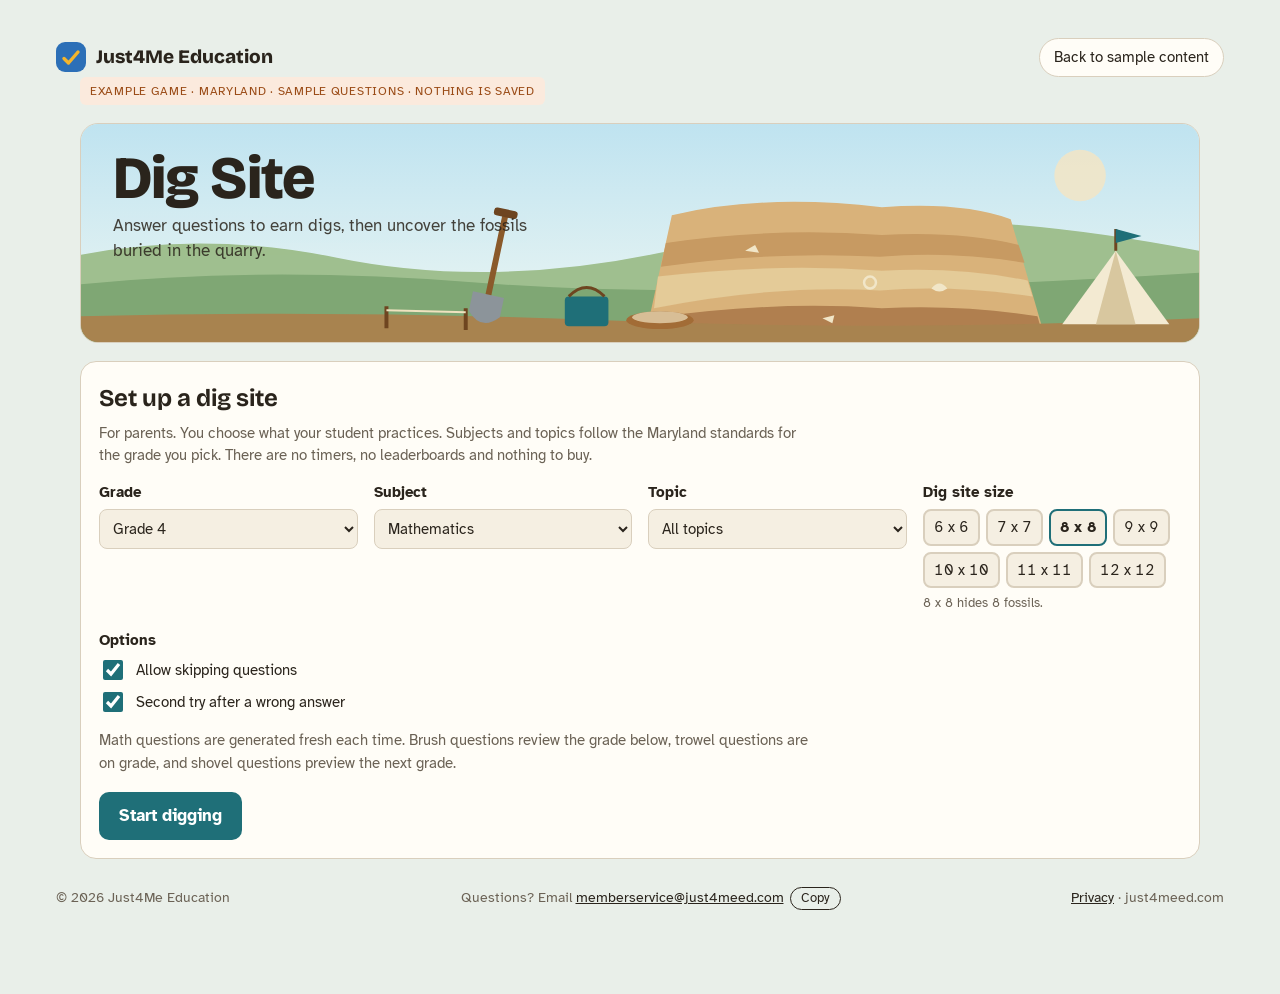
<file: games/dig-site/index.html>
<!doctype html>
<html lang="en">
<head>
<meta charset="utf-8">
<!-- Security policy: see SECURITY.md. Keep this as the first tag after charset so it applies to everything below it.
     Every page must carry this same policy. To allow a new video or content source, see "Adding content" in SECURITY.md. -->
<meta http-equiv="Content-Security-Policy" content="default-src 'none'; script-src 'self'; style-src 'self'; font-src 'self'; img-src 'self' data:; media-src 'self'; frame-src https://www.youtube-nocookie.com; connect-src 'none'; object-src 'none'; base-uri 'none'; form-action 'none'; manifest-src 'self'; upgrade-insecure-requests">
<meta name="referrer" content="strict-origin-when-cross-origin">
<meta name="viewport" content="width=device-width, initial-scale=1, viewport-fit=cover">
<meta name="robots" content="noindex">
<title>Dig Site Game | Just4Me Education</title>
<meta name="description" content="An example learning game: answer questions to earn digs and uncover fossils. The parent picks the grade, subject and grid size.">
<link rel="stylesheet" href="/fonts/fonts.css?v=32585bd5e1">
<link rel="icon" href="/favicon.svg" type="image/svg+xml">
<link rel="stylesheet" href="/games/dig-site/dig.css?v=7b038f67d3">
</head>
<body>
<header class="sitehead">
  <a class="brand" href="/" aria-label="Just4Me Education home">
    <svg width="30" height="30" viewBox="0 0 30 30" aria-hidden="true"><rect width="30" height="30" rx="9" fill="#2c6fb7"/><path d="M8 16.5l4.5 4.5L22 10" fill="none" stroke="#f4b52c" stroke-width="3.4" stroke-linecap="round" stroke-linejoin="round"/></svg>
    Just4Me Education
  </a>
  <a class="back" href="/sample/">Back to sample content</a>
</header>
<main>
<div class="wrap">
  <span class="mock">Example game · Maryland · sample questions · nothing is saved</span>

  <div class="scene" aria-hidden="false">
    <svg viewBox="0 0 1200 220" preserveAspectRatio="xMaxYMax slice" aria-hidden="true">
      <defs>
        <linearGradient id="sky" x1="0" y1="0" x2="0" y2="1"><stop offset="0" stop-color="var(--sky1)"/><stop offset="1" stop-color="var(--sky2)"/></linearGradient>
      </defs>
      <rect width="1200" height="220" fill="url(#sky)"/>
      <circle cx="1080" cy="52" r="26" fill="var(--bone)" opacity=".9"/>
      <path d="M0 150 Q160 100 330 135 T700 120 T1200 128 V220 H0Z" fill="var(--hill)"/>
      <path d="M0 170 Q220 140 470 160 T1200 150 V220 H0Z" fill="var(--hill2)"/>
      <!-- layered cliff -->
      <g>
        <path d="M640 220 L668 92 Q760 70 880 84 Q960 78 1010 96 L1046 220Z" fill="var(--st1)"/>
        <path d="M662 120 Q770 104 880 112 Q960 108 1018 122 L1024 140 Q950 128 878 134 Q770 128 657 144Z" fill="var(--st2)"/>
        <path d="M654 154 Q770 140 880 148 Q960 144 1027 158 L1032 174 Q950 162 878 168 Q770 162 650 186Z" fill="var(--st3)"/>
        <path d="M646 196 Q770 178 880 186 Q960 182 1037 194 L1042 212 Q950 200 878 206 Q770 200 643 214Z" fill="var(--st4)"/>
        <path d="M742 128 l10 -6 l4 8z M930 166 q8 -10 16 0 q-8 6 -16 0z M820 196 l12 -3 l-2 8z" fill="var(--bone)"/>
        <circle cx="868" cy="160" r="6" fill="none" stroke="var(--bone)" stroke-width="2.5"/>
      </g>
      <!-- ground -->
      <path d="M0 196 Q300 186 600 198 T1200 196 V220 H0Z" fill="var(--ground)"/>
      <!-- tent -->
      <g transform="translate(1062 128)">
        <path d="M0 74 L54 0 L108 74Z" fill="var(--canvas)"/><path d="M54 0 L74 74 L34 74Z" fill="var(--canvas2)"/>
        <path d="M54 0 v-22" stroke="var(--wood3)" stroke-width="3"/><path d="M54 -22 l26 7 l-26 7z" fill="var(--flag)"/>
      </g>
      <!-- sieve and bucket -->
      <g transform="translate(560 168)">
        <rect x="0" y="6" width="44" height="30" rx="4" fill="var(--flag)"/><path d="M4 6 q18 -18 36 0" fill="none" stroke="var(--wood3)" stroke-width="3"/>
        <ellipse cx="96" cy="30" rx="34" ry="9" fill="var(--wood2)"/><ellipse cx="96" cy="27" rx="28" ry="6" fill="var(--twine)" opacity=".7"/>
      </g>
      <!-- shovel stuck in ground -->
      <g transform="translate(500 92) rotate(12)">
        <rect x="-3" y="0" width="6" height="84" rx="2" fill="var(--wood1)"/><rect x="-12" y="-6" width="24" height="8" rx="3" fill="var(--wood3)"/>
        <path d="M-16 82 h32 v20 q-16 18 -32 0z" fill="#8c949a"/>
      </g>
      <!-- small grid stakes -->
      <g stroke="var(--wood3)" stroke-width="4"><path d="M380 206 v-22 M460 208 v-22"/></g>
      <path d="M380 188 L460 190" stroke="var(--twine)" stroke-width="2"/>
    </svg>
    <div class="title">
      <h1>Dig Site</h1>
      <p>Answer questions to earn digs, then uncover the fossils buried in the quarry.</p>
    </div>
  </div>

  <!-- PARENT SETUP -->
  <section class="panel" id="setupView" aria-labelledby="setupTitle">
    <h2 id="setupTitle">Set up a dig site</h2>
    <p class="note mt6">For parents. You choose what your student practices. Subjects and topics follow the Maryland standards for the grade you pick. There are no timers, no leaderboards and nothing to buy.</p>
    <div class="setup">
      <label for="grade">Grade
        <select id="grade">
          <option value="3">Grade 3</option><option value="4" selected>Grade 4</option><option value="5">Grade 5</option>
          <option value="6">Grade 6</option><option value="7">Grade 7</option><option value="8">Grade 8</option>
        </select>
      </label>
      <label for="subject">Subject <select id="subject"></select></label>
      <label for="topic">Topic <select id="topic"></select></label>
      <div class="lbl" role="group" aria-labelledby="sizeLbl"><span id="sizeLbl">Dig site size</span>
        <div class="sizes" id="sizes"></div>
        <small id="sizeNote"></small>
      </div>
      <div class="lbl" role="group" aria-label="Options"><span>Options</span>
        <label class="check" for="optSkip"><input type="checkbox" id="optSkip" checked> Allow skipping questions</label>
        <label class="check" for="optRetry"><input type="checkbox" id="optRetry" checked> Second try after a wrong answer</label>
      </div>
    </div>
    <p class="note" id="subjNote"></p>
    <div class="start"><button class="btn" type="button" id="startBtn">Start digging</button></div>
  </section>

  <!-- PLAY -->
  <div id="playView" hidden>
    <div class="wrap">
      <div class="panel bar">
        <span class="ctx" id="ctx"></span>
        <button class="linkbtn" type="button" id="toSetup">Parent setup</button>
      </div>
      <div class="game">
        <section class="panel" aria-label="Excavation grid">
          <div class="stats">
            <span class="digs zero" id="digPill">0 digs ready</span>
            <span>Digs used <b id="sDigs">0</b></span>
            <span>Fossils complete <b id="sFound">0</b> of <b id="sTotal">0</b></span>
            <span>Pieces dug <b id="sPieces">0</b></span>
          </div>
          <div class="site">
            <div class="cols" id="cols"></div>
            <div class="rows" id="rows"></div>
            <div class="pit"><div class="board" id="board" role="grid" aria-label="Excavation grid"></div></div>
          </div>
          <div class="toolbar" id="toolBar"></div>
          <div class="legend" aria-hidden="true">
            <span><i class="lg-soil"></i>Not dug</span>
            <span><i class="lg-pit"></i>Empty</span>
            <span><i class="lg-piece"></i>Piece of a bigger fossil</span>
            <span><i class="lg-chips"></i>Chips: a fossil is right next to it</span>
          </div>
          <p class="hint" id="hint" aria-live="polite"></p>
        </section>
        <section class="panel nb" id="qPanel" aria-live="polite"></section>
      </div>
      <section class="panel" aria-label="Field notebook">
        <p class="eyebrow">Field notebook</p>
        <ol class="how">
          <li>Pick a tool. The brush is an easier question worth 1 dig, the trowel is on level for 2 digs, and the shovel is a challenge for 3 digs.</li>
          <li>Tap squares to dig. Columns are letters and rows are numbers, so B3 means column B, row 3.</li>
          <li>Fossils are 2 to 5 squares long. Most are straight, but some bend into an L shape. Each square you dig shows just its piece; the fossil counts as complete once every piece is dug. Fossil chips in an empty square mean a fossil is in a square right beside it.</li>
        </ol>
        <div class="finds" id="finds"></div>
      </section>
    </div>
  </div>
</div>
</main>
<footer class="sitefoot">
  <span>© 2026 Just4Me Education</span>
  <span>Questions? Email <a href="mailto:memberservice@just4meed.com">memberservice@just4meed.com</a><button type="button" class="copy-email" data-email="memberservice@just4meed.com" aria-live="polite">Copy</button></span>
  <span><a href="/privacy/">Privacy</a> · just4meed.com</span>
</footer>
<script src="/site.js?v=7823a01251" defer></script>
<script src="/games/dig-site/questions.js?v=1ff6bf60b4"></script>
<script src="/games/dig-site/dig.js?v=590704b402"></script>
</body>
</html>
</file>
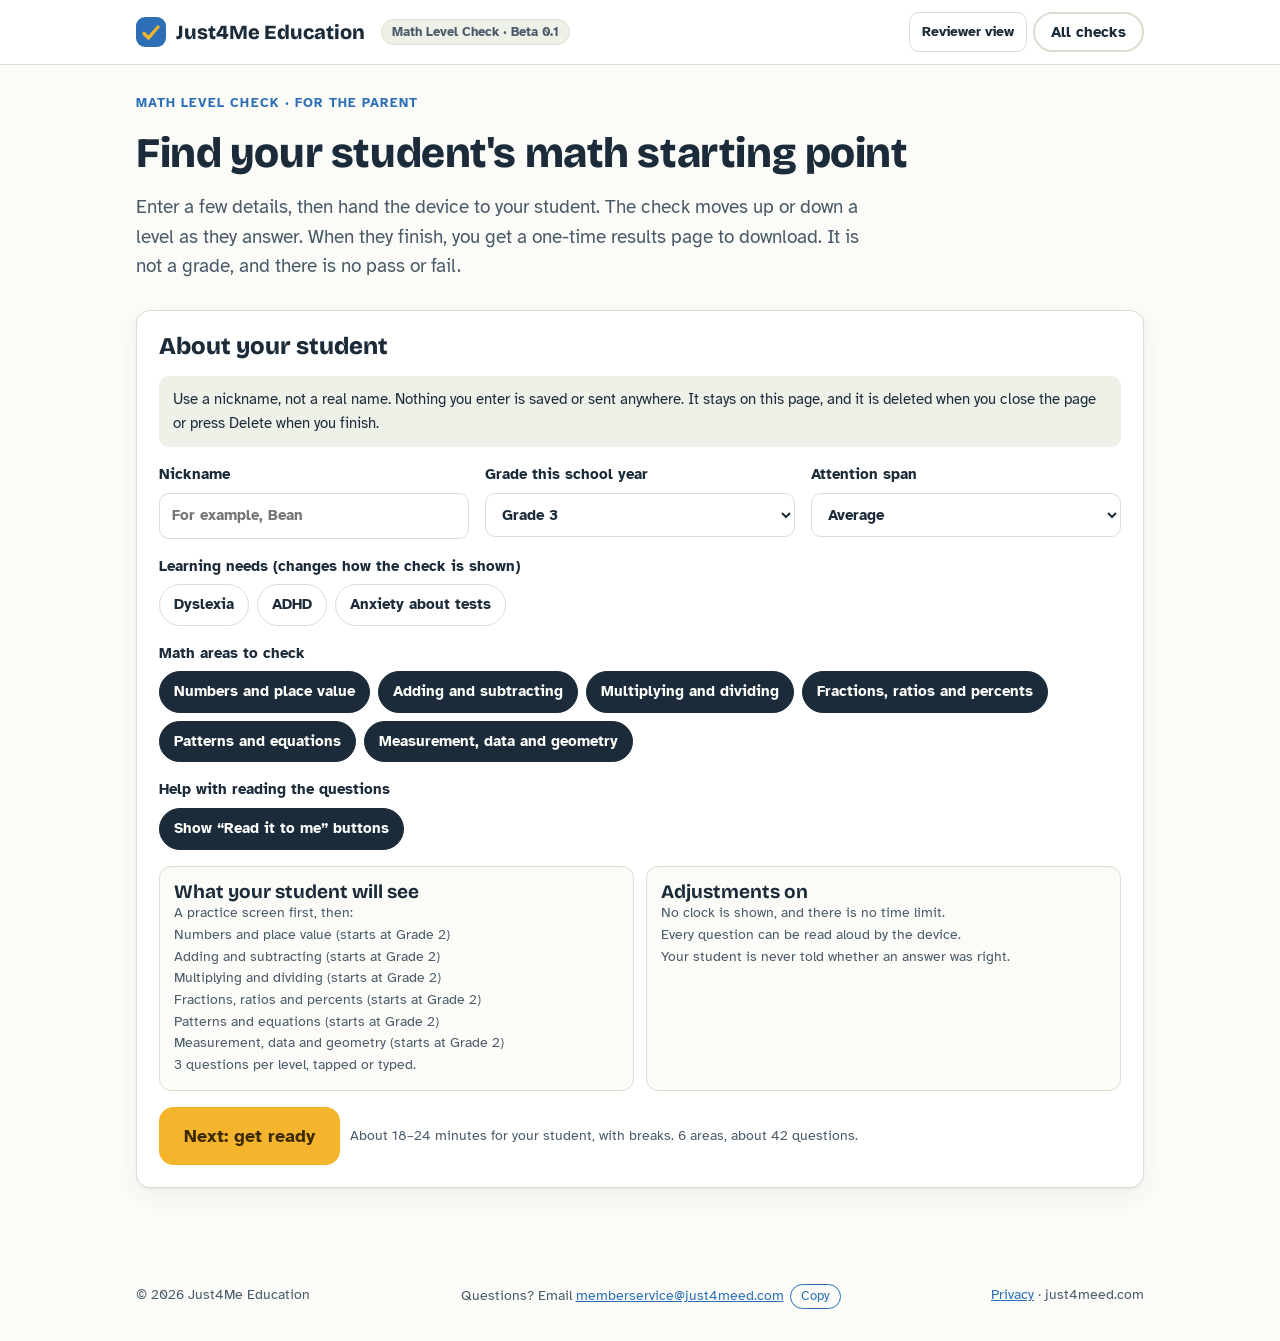
<file: level-setting/math/index.html>
<!doctype html>
<html lang="en">
<head>
<meta charset="utf-8">
<!-- Security policy: see SECURITY.md. Keep this as the first tag after charset so it applies to everything below it.
     Every page must carry this same policy. To allow a new video or content source, see "Adding content" in SECURITY.md. -->
<meta http-equiv="Content-Security-Policy" content="default-src 'none'; script-src 'self'; style-src 'self'; font-src 'self'; img-src 'self' data:; media-src 'self'; frame-src https://www.youtube-nocookie.com; connect-src 'none'; object-src 'none'; base-uri 'none'; form-action 'none'; manifest-src 'self'; upgrade-insecure-requests">
<meta name="referrer" content="strict-origin-when-cross-origin">
<meta name="viewport" content="width=device-width, initial-scale=1, viewport-fit=cover">
<meta name="robots" content="noindex">
<title>Math Level Check | Just4Me Education</title>
<meta name="description" content="A free math starting-point check for Kindergarten to Grade 8. Nothing is saved or sent anywhere.">
<link rel="stylesheet" href="/fonts/fonts.css?v=32585bd5e1">
<link rel="icon" href="/favicon.svg" type="image/svg+xml">
<link rel="stylesheet" href="/styles.css?v=3ecbb5d82b">
<link rel="stylesheet" href="/level-setting/check.css?v=c395ba8583">
</head>
<body>
<header>
  <div class="wrap check-head">
    <a class="brand" href="/" aria-label="Just4Me Education home">
      <svg width="30" height="30" viewBox="0 0 30 30" aria-hidden="true"><rect width="30" height="30" rx="9" fill="var(--sky)"/><path d="M8 16.5l4.5 4.5L22 10" fill="none" stroke="var(--sun)" stroke-width="3.4" stroke-linecap="round" stroke-linejoin="round"/></svg>
      Just4Me Education
    </a>
    <span class="badge" id="modeBadge"></span>
    <div class="tools" id="tools"></div>
    <div class="path" id="path" aria-hidden="true"></div>
  </div>
</header>
<main class="wrap" id="app" aria-live="polite"><p>Loading the check…</p></main>
<noscript><div class="wrap"><p>This check needs JavaScript turned on in your browser.</p></div></noscript>
<footer>
  <div class="wrap">
    <span>© 2026 Just4Me Education</span>
    <span>Questions? Email <a href="mailto:memberservice@just4meed.com">memberservice@just4meed.com</a><button type="button" class="copy-email" data-email="memberservice@just4meed.com" aria-live="polite">Copy</button></span>
    <span><a href="/privacy/">Privacy</a> · just4meed.com</span>
  </div>
</footer>

<script src="/level-setting/items-math.js?v=9e1c08738f" defer></script>
<script src="/level-setting/check.js?v=2a4137fea3" defer></script>
<script src="/site.js?v=7823a01251" defer></script>

</body>
</html>
</file>
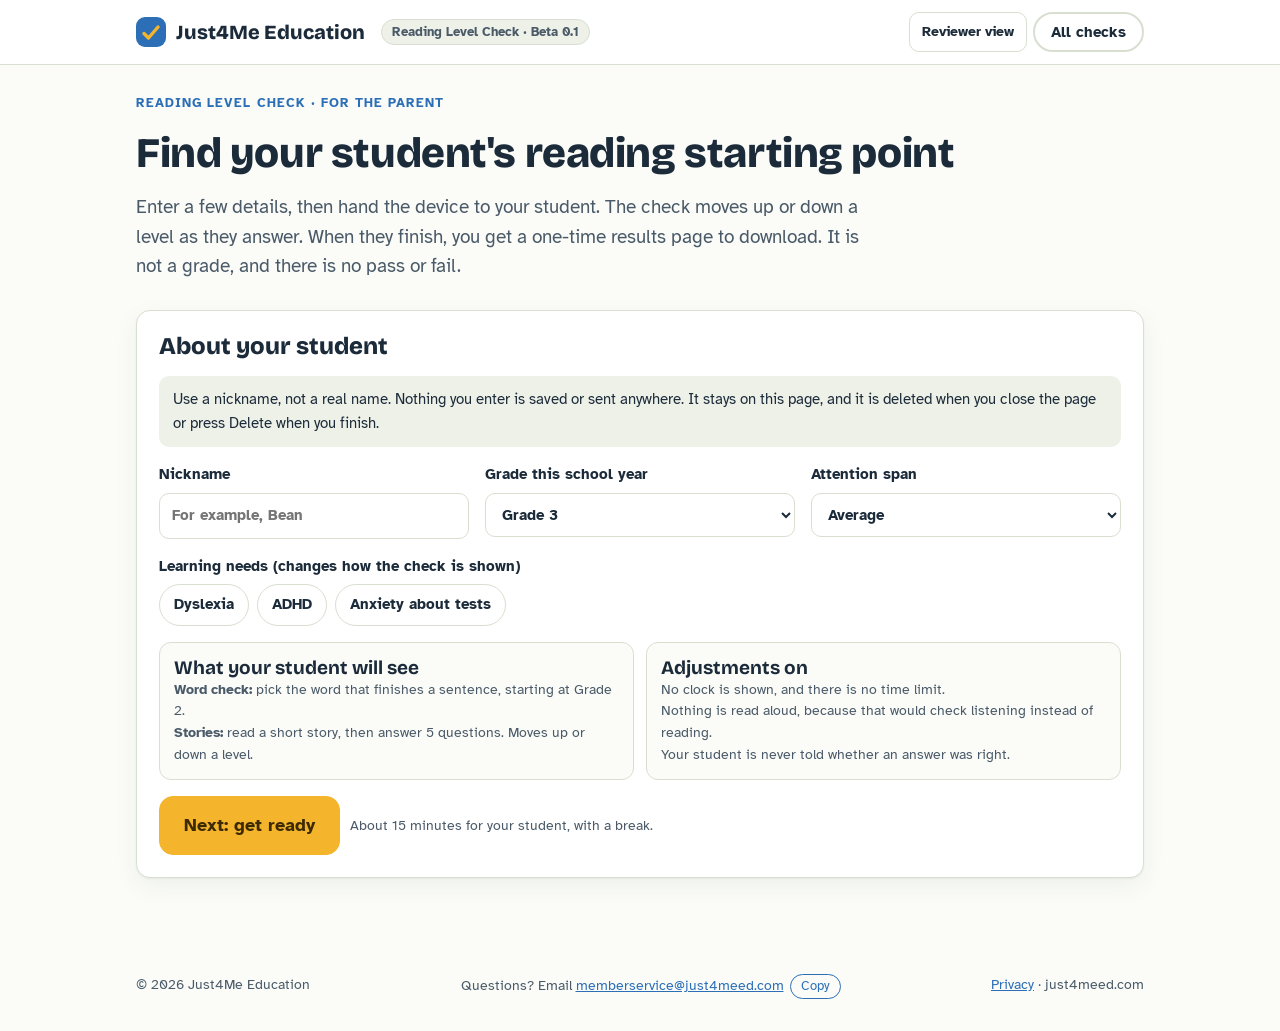
<file: level-setting/reading/index.html>
<!doctype html>
<html lang="en">
<head>
<meta charset="utf-8">
<!-- Security policy: see SECURITY.md. Keep this as the first tag after charset so it applies to everything below it.
     Every page must carry this same policy. To allow a new video or content source, see "Adding content" in SECURITY.md. -->
<meta http-equiv="Content-Security-Policy" content="default-src 'none'; script-src 'self'; style-src 'self'; font-src 'self'; img-src 'self' data:; media-src 'self'; frame-src https://www.youtube-nocookie.com; connect-src 'none'; object-src 'none'; base-uri 'none'; form-action 'none'; manifest-src 'self'; upgrade-insecure-requests">
<meta name="referrer" content="strict-origin-when-cross-origin">
<meta name="viewport" content="width=device-width, initial-scale=1, viewport-fit=cover">
<meta name="robots" content="noindex">
<title>Reading Level Check | Just4Me Education</title>
<meta name="description" content="A free reading starting-point check for Kindergarten to Grade 5. Nothing is saved or sent anywhere.">
<link rel="stylesheet" href="/fonts/fonts.css?v=32585bd5e1">
<link rel="icon" href="/favicon.svg" type="image/svg+xml">
<link rel="stylesheet" href="/styles.css?v=3ecbb5d82b">
<link rel="stylesheet" href="/level-setting/check.css?v=c395ba8583">
</head>
<body>
<header>
  <div class="wrap check-head">
    <a class="brand" href="/" aria-label="Just4Me Education home">
      <svg width="30" height="30" viewBox="0 0 30 30" aria-hidden="true"><rect width="30" height="30" rx="9" fill="var(--sky)"/><path d="M8 16.5l4.5 4.5L22 10" fill="none" stroke="var(--sun)" stroke-width="3.4" stroke-linecap="round" stroke-linejoin="round"/></svg>
      Just4Me Education
    </a>
    <span class="badge" id="modeBadge"></span>
    <div class="tools" id="tools"></div>
    <div class="path" id="path" aria-hidden="true"></div>
  </div>
</header>
<main class="wrap" id="app" aria-live="polite"><p>Loading the check…</p></main>
<noscript><div class="wrap"><p>This check needs JavaScript turned on in your browser.</p></div></noscript>
<footer>
  <div class="wrap">
    <span>© 2026 Just4Me Education</span>
    <span>Questions? Email <a href="mailto:memberservice@just4meed.com">memberservice@just4meed.com</a><button type="button" class="copy-email" data-email="memberservice@just4meed.com" aria-live="polite">Copy</button></span>
    <span><a href="/privacy/">Privacy</a> · just4meed.com</span>
  </div>
</footer>

<script src="/level-setting/items-reading.js?v=7f4cc33424" defer></script>
<script src="/level-setting/check.js?v=2a4137fea3" defer></script>
<script src="/site.js?v=7823a01251" defer></script>

</body>
</html>
</file>
<file: fonts/fonts.css>
/* Fonts are stored on this site so that loading a page sends nothing to Google or any other company.
   Latin characters only. Both families are under the SIL Open Font License (see the OFL-*.txt files here). */
@font-face {
  font-family: 'Atkinson Hyperlegible';
  font-style: normal;
  font-weight: 400;
  font-display: swap;
  src: url(/fonts/atkinson-hyperlegible-400.woff2) format('woff2');
}
@font-face {
  font-family: 'Atkinson Hyperlegible';
  font-style: italic;
  font-weight: 400;
  font-display: swap;
  src: url(/fonts/atkinson-hyperlegible-400-italic.woff2) format('woff2');
}
@font-face {
  font-family: 'Atkinson Hyperlegible';
  font-style: normal;
  font-weight: 700;
  font-display: swap;
  src: url(/fonts/atkinson-hyperlegible-700.woff2) format('woff2');
}
/* One variable file covers weights 600 to 800 and the optical sizes. */
@font-face {
  font-family: 'Bricolage Grotesque';
  font-style: normal;
  font-weight: 600 800;
  font-display: swap;
  src: url(/fonts/bricolage-grotesque.woff2) format('woff2');
}
</file>
<file: styles.css>
:root { padding-top: env(safe-area-inset-top, 0px); padding-bottom: env(safe-area-inset-bottom, 0px); }
img { max-width: 100%; }
/* Layout: calm, conventional single column (max 1040px). Hero = headline + a sample "week ready for review" card.
   Then: what we're building (4 cards), how it will work (4 real steps), privacy promise, where we are, footer. */
:root {
  --paper: #fbfcf8;
  --card: #ffffff;
  --line: #d9dfd0;
  --ink: #1c2b3a;
  --ink-soft: #4a5a68;
  --sky: #2c6fb7;
  --sky-soft: #e1ecf8;
  --sun: #f4b52c;
  --sun-ink: #3d2a00;
  --leaf: #2f7d5b;
  --leaf-soft: #dcefe4;
  --leaf-ink: #25694b;  /* text on --leaf-soft; meets WCAG AA contrast */
  --sky-ink: #23619f;   /* text on --sky-soft; meets WCAG AA contrast */
  --on-sky: #fff;       /* text on a --sky background */
  --font-display: "Bricolage Grotesque", "Trebuchet MS", system-ui, sans-serif;
  --font-body: "Atkinson Hyperlegible", Verdana, system-ui, sans-serif;
  --r: 14px;
}
@media (prefers-color-scheme: dark) {
  :root:not([data-theme="light"]) {
    --paper: #121a21; --card: #1b2630; --line: #2a3743; --ink: #e8eef2; --ink-soft: #a3b1bc;
    --sky: #7cb2ec; --sky-soft: #172a3f; --sun: #f6c04d; --sun-ink: #2a1d00;
    --leaf: #5cc495; --leaf-soft: #173527; --leaf-ink: #5cc495; --sky-ink: #7cb2ec; --on-sky: #121a21;
    color-scheme: dark;
  }
}
:root[data-theme="dark"] {
  --paper: #121a21; --card: #1b2630; --line: #2a3743; --ink: #e8eef2; --ink-soft: #a3b1bc;
  --sky: #7cb2ec; --sky-soft: #172a3f; --sun: #f6c04d; --sun-ink: #2a1d00;
  --leaf: #5cc495; --leaf-soft: #173527; --leaf-ink: #5cc495; --sky-ink: #7cb2ec; --on-sky: #121a21;
  color-scheme: dark;
}
* { box-sizing: border-box; }
body { margin: 0; background: var(--paper); color: var(--ink); font-family: var(--font-body); font-size: 17px; line-height: 1.6; }
body::before { content: ""; position: fixed; inset: 0 0 auto; height: env(safe-area-inset-top, 0px); z-index: 10; background: var(--card); }
.wrap { max-width: 1040px; margin: 0 auto; padding-left: max(16px, env(safe-area-inset-left, 0px)); padding-right: max(16px, env(safe-area-inset-right, 0px)); }
h1, h2, h3 { font-family: var(--font-display); line-height: 1.15; text-wrap: balance; margin: 0; }
h1 { font-size: clamp(34px, 5.2vw, 52px); font-weight: 800; letter-spacing: -0.01em; }
h2 { font-size: clamp(26px, 3.4vw, 34px); font-weight: 800; }
h3 { font-size: 20px; font-weight: 600; }
p { margin: 0; }
a { color: var(--sky); }
:focus-visible { outline: 3px solid var(--sky); outline-offset: 2px; border-radius: 6px; }
.eyebrow { font-size: 13px; font-weight: 700; letter-spacing: .08em; text-transform: uppercase; color: var(--sky); }
.lede { font-size: 19px; color: var(--ink-soft); max-width: 60ch; }

/* header */
header { position: sticky; top: env(safe-area-inset-top, 0px); z-index: 5; background: var(--card); border-bottom: 1px solid var(--line); }
header .wrap { display: flex; align-items: center; justify-content: space-between; gap: 16px; padding-block: 12px; flex-wrap: wrap; }
.brand { display: flex; align-items: center; gap: 10px; font-family: var(--font-display); font-weight: 800; font-size: 20px; color: var(--ink); text-decoration: none; }
.brand svg { flex: none; }
.btn { display: inline-flex; align-items: center; justify-content: center; gap: 8px; min-height: 44px; padding: 10px 20px; border-radius: 999px; font: 700 16px/1.2 var(--font-body); text-decoration: none; border: 2px solid transparent; }
.btn-sun { background: var(--sun); color: var(--sun-ink); }
.btn-sun:hover { filter: brightness(1.05); }
.btn-line { border-color: var(--line); color: var(--ink); background: var(--card); }
.btn-line:hover { border-color: var(--sky); }
.btn-small { min-height: 40px; padding: 8px 16px; font-size: 15px; }

/* hero */
.hero .wrap { display: grid; grid-template-columns: 1.1fr 1fr; gap: 48px; align-items: center; padding-block: 64px 56px; }
.hero-text { display: flex; flex-direction: column; gap: 20px; min-width: 0; }
.status { align-self: flex-start; display: inline-flex; align-items: center; gap: 8px; background: var(--leaf-soft); color: var(--leaf-ink); font-weight: 700; font-size: 14px; padding: 6px 12px; border-radius: 999px; }
.status::before { content: ""; width: 8px; height: 8px; border-radius: 50%; background: var(--leaf); }
.actions { display: flex; flex-wrap: wrap; gap: 12px; }
.note { font-size: 14px; color: var(--ink-soft); }
.policy { max-width: 65ch; font-size: 18px; margin-bottom: 12px; }

.sample { background: var(--card); border: 1px solid var(--line); border-radius: var(--r); padding: 20px; display: flex; flex-direction: column; gap: 14px; box-shadow: 0 10px 30px -18px rgba(28,43,58,.35); min-width: 0; }
.sample-top { display: flex; justify-content: space-between; align-items: flex-start; gap: 12px; flex-wrap: wrap; }
.sample-name { display: flex; align-items: center; gap: 12px; }
.avatar { width: 42px; height: 42px; border-radius: 50%; background: var(--sun); color: var(--sun-ink); display: grid; place-items: center; font-family: var(--font-display); font-weight: 800; font-size: 19px; flex: none; }
.sample-name strong { display: block; font-size: 17px; }
.sample-name span { font-size: 14px; color: var(--ink-soft); }
.tag { font-size: 12px; font-weight: 700; letter-spacing: .06em; text-transform: uppercase; color: var(--ink-soft); border: 1px solid var(--line); border-radius: 999px; padding: 3px 10px; }
.days { list-style: none; margin: 0; padding: 0; display: flex; flex-direction: column; border: 1px solid var(--line); border-radius: 10px; overflow: hidden; }
.days li { display: grid; grid-template-columns: 44px 1fr auto; gap: 12px; align-items: center; padding: 10px 12px; font-size: 15px; }
.days li + li { border-top: 1px solid var(--line); }
.days .d { font-weight: 700; color: var(--sky); font-size: 14px; }
.days .t { min-width: 0; }
.pill { font-size: 12px; font-weight: 700; padding: 3px 10px; border-radius: 999px; white-space: nowrap; }
.pill-ok { background: var(--leaf-soft); color: var(--leaf-ink); }
.pill-wait { background: var(--sky-soft); color: var(--sky-ink); }
.sample-foot { display: flex; justify-content: space-between; align-items: center; gap: 12px; flex-wrap: wrap; font-size: 14px; color: var(--ink-soft); }
.fakebtn { background: var(--sun); color: var(--sun-ink); font-weight: 700; font-size: 14px; padding: 8px 14px; border-radius: 999px; }

/* sections */
section.band { padding-block: 64px; }
section.alt { background: var(--card); border-block: 1px solid var(--line); }
.head { display: flex; flex-direction: column; gap: 10px; margin-bottom: 32px; }
.grid4 { display: grid; grid-template-columns: repeat(2, minmax(0, 1fr)); gap: 20px; }
.feature { background: var(--card); border: 1px solid var(--line); border-radius: var(--r); padding: 24px; display: flex; flex-direction: column; gap: 10px; }
.feature p { color: var(--ink-soft); }
.icon { width: 44px; height: 44px; border-radius: 12px; background: var(--sky-soft); display: grid; place-items: center; }
.icon svg { width: 24px; height: 24px; }

.steps { list-style: none; margin: 0; padding: 0; display: grid; grid-template-columns: repeat(4, minmax(0, 1fr)); gap: 24px; counter-reset: step; }
.steps li { counter-increment: step; display: flex; flex-direction: column; gap: 8px; }
.steps li::before { content: counter(step); font-family: var(--font-display); font-weight: 800; font-size: 18px; width: 38px; height: 38px; border-radius: 50%; display: grid; place-items: center; background: var(--sky-soft); color: var(--sky); }
.steps li.you::before { background: var(--sun); color: var(--sun-ink); }
.steps p { color: var(--ink-soft); font-size: 16px; }

.privacy { display: grid; grid-template-columns: 1fr 1.2fr; gap: 40px; align-items: start; }
.privacy .head { margin-bottom: 0; }
.checks { list-style: none; margin: 0; padding: 0; display: flex; flex-direction: column; gap: 14px; }
.checks li { display: grid; grid-template-columns: 28px 1fr; gap: 12px; align-items: start; }
.checks svg { margin-top: 3px; }
.checks strong { display: block; }
.checks span { color: var(--ink-soft); font-size: 16px; }

.needs { display: grid; grid-template-columns: repeat(3, minmax(0, 1fr)); gap: 24px 28px; }
.needs div { display: flex; flex-direction: column; gap: 6px; padding-left: 16px; border-left: 3px solid var(--sun); }
.needs p { color: var(--ink-soft); font-size: 16px; }
.needs-note { margin-top: 28px; max-width: 70ch; }
.now { display: grid; grid-template-columns: repeat(3, minmax(0, 1fr)); gap: 20px; }
.now div { border-top: 3px solid var(--line); padding-top: 14px; display: flex; flex-direction: column; gap: 6px; }
.now div.on { border-top-color: var(--leaf); }
.now .k { font-size: 13px; font-weight: 700; letter-spacing: .08em; text-transform: uppercase; color: var(--ink-soft); }
.now div.on .k { color: var(--leaf); }
.now p { color: var(--ink-soft); font-size: 16px; }

.cta { display: flex; justify-content: space-between; align-items: center; gap: 24px; flex-wrap: wrap; background: var(--sky-soft); border-radius: var(--r); padding: 32px; margin-top: 48px; }
.cta p { color: var(--ink-soft); max-width: 52ch; }

footer { padding-block: 32px; font-size: 14px; color: var(--ink-soft); }
footer .wrap { display: flex; justify-content: space-between; gap: 16px; flex-wrap: wrap; }
.copy-email { margin-left: 6px; font: inherit; font-size: 13px; color: var(--sky); background: transparent; border: 1px solid currentColor; border-radius: 999px; padding: 1px 10px; cursor: pointer; }
.copy-email:hover { background: var(--sky-soft); color: var(--sky-ink); }

@media (max-width: 860px) {
  .hero .wrap, .privacy { grid-template-columns: 1fr; gap: 32px; }
  .hero .wrap { padding-block: 40px; }
  .steps, .needs { grid-template-columns: repeat(2, minmax(0, 1fr)); }
}
@media (max-width: 400px) {
  .days li { grid-template-columns: 36px 1fr; row-gap: 4px; }
  .days .pill { grid-column: 2; justify-self: start; }
}
@media (max-width: 560px) {
  .grid4, .steps, .now, .needs { grid-template-columns: 1fr; }
  section.band { padding-block: 48px; }
  .cta { padding: 24px; }
  header .btn-small { display: none; }
}
</file>
<file: level-setting/check.css>
/* Level Setting checks (reading and math). Loaded after /styles.css, which gives the page its fonts,
   colors, header and footer. Layout: two rooms in one page. The parent's room is a calm desk (setup,
   results); the student's room is one big question card with chunky answer tiles and a progress path.
   No style= attributes anywhere: the site's security policy blocks them, so every look is a class here. */
:root {
  --paper-2: #eef1e8;
  --miss: #b8432d;
  --miss-bg: #fbe7e3;
  --part: #996000;
  --part-bg: #fdf1d8;
  --shadow: 0 1px 2px rgba(28, 43, 58, .06), 0 8px 24px rgba(28, 43, 58, .06);
  --q-size: clamp(1.5rem, 1.1rem + 2vw, 2.3rem);
}
@media (prefers-color-scheme: dark) {
  :root:not([data-theme="light"]) {
    --paper-2: #17222b; --miss: #ff8a73; --miss-bg: #3d1f1d; --part: #f6c04d; --part-bg: #3a2f17;
    --shadow: 0 1px 2px rgba(0, 0, 0, .3), 0 8px 24px rgba(0, 0, 0, .25);
  }
}
:root[data-theme="dark"] {
  --paper-2: #17222b; --miss: #ff8a73; --miss-bg: #3d1f1d; --part: #f6c04d; --part-bg: #3a2f17;
  --shadow: 0 1px 2px rgba(0, 0, 0, .3), 0 8px 24px rgba(0, 0, 0, .25);
}

/* header additions */
.badge { font-size: 13px; font-weight: 700; padding: 2px 10px; border-radius: 999px; background: var(--paper-2); color: var(--ink-soft); border: 1px solid var(--line); }
.tools { margin-left: auto; display: flex; gap: 6px; flex-wrap: wrap; }
header .wrap.check-head { justify-content: flex-start; }
.path { display: flex; gap: 4px; flex: 1 1 100%; align-items: center; }
.path:empty { display: none; }
.path span { flex: 1; height: 8px; border-radius: 4px; background: var(--line); }
.path span.done { background: var(--leaf); }
.path span.now { background: var(--sun); }

#app { padding-block: 28px 64px; font-size: 1.0625rem; line-height: 1.55; }
#app h1 { font-size: clamp(30px, 4.4vw, 42px); }
#app h2 { font-size: 24px; }
#app h3 { font-size: 19px; font-weight: 700; }
.muted { color: var(--ink-soft); }
.small { font-size: .875rem; }
.eyebrow-soft { font-size: .78rem; font-weight: 700; letter-spacing: .08em; text-transform: uppercase; color: var(--ink-soft); }
.stack { display: flex; flex-direction: column; gap: 16px; }
.stack-sm { display: flex; flex-direction: column; gap: 8px; }
.stack-lg { display: flex; flex-direction: column; gap: 28px; }
.row { display: flex; flex-wrap: wrap; gap: 10px; align-items: center; }
.spacer { flex: 1; }
.measure { max-width: 62ch; }
.measure-narrow { max-width: 42ch; }
.left { text-align: left; }

/* buttons inside the check */
.cbtn { font: inherit; font-weight: 700; cursor: pointer; border-radius: 10px; border: 1px solid var(--line); background: var(--card); color: var(--ink); padding: 10px 16px; display: inline-flex; align-items: center; justify-content: center; gap: 6px; text-decoration: none; min-height: 44px; }
.cbtn:hover { border-color: var(--ink-soft); }
.cbtn.primary { background: var(--sun); color: var(--sun-ink); border-color: var(--sun); }
.cbtn.primary:hover { filter: brightness(1.04); }
.cbtn.ghost { background: transparent; }
.cbtn.danger { border-color: var(--miss); color: var(--miss); }
.cbtn.danger.solid { background: var(--miss); color: var(--card); }
.cbtn.big { padding: 14px 24px; font-size: 1.15rem; border-radius: 14px; }
.cbtn.sm { min-height: 36px; padding: 6px 12px; font-size: 14px; }
.cbtn:disabled { opacity: .45; cursor: not-allowed; }

.card { background: var(--card); border: 1px solid var(--line); border-radius: var(--r); padding: 22px; box-shadow: var(--shadow); min-width: 0; }
.notice { background: var(--paper-2); border-radius: 10px; padding: 12px 14px; font-size: .95rem; }
.notice.warn { background: var(--part-bg); }
.notice.info { background: var(--sky-soft); }
.notice.danger { background: var(--miss-bg); border: 1px solid var(--miss); }
ul.clean { margin: 0; padding-left: 1.2em; display: flex; flex-direction: column; gap: 6px; }

/* setup */
.grid2 { display: grid; grid-template-columns: repeat(auto-fit, minmax(220px, 1fr)); gap: 16px; }
label.f { display: flex; flex-direction: column; gap: 6px; font-weight: 700; font-size: .95rem; }
#app input[type=text], #app select { font: inherit; padding: 10px 12px; border-radius: 10px; border: 1px solid var(--line); background: var(--card); color: var(--ink); min-height: 44px; }
fieldset { border: 0; padding: 0; margin: 0; display: flex; flex-direction: column; gap: 8px; min-width: 0; }
legend { font-weight: 700; font-size: .95rem; margin-bottom: 6px; padding: 0; }
.chips { display: flex; flex-wrap: wrap; gap: 8px; }
.chip { position: relative; }
.chip input { position: absolute; opacity: 0; inset: 0; cursor: pointer; margin: 0; }
.chip span { display: inline-block; padding: 8px 14px; border-radius: 999px; border: 1px solid var(--line); background: var(--card); font-weight: 700; font-size: .95rem; }
.chip input:checked + span { background: var(--ink); color: var(--paper); border-color: var(--ink); }
.chip input:focus-visible + span { outline: 3px solid var(--sky); outline-offset: 2px; }
.plan-list { display: grid; grid-template-columns: repeat(auto-fit, minmax(230px, 1fr)); gap: 12px; }
.plan-list > div { border: 1px solid var(--line); border-radius: 12px; padding: 14px; background: var(--paper); min-width: 0; }
.err { color: var(--miss); }

/* student room */
.stu { background: var(--card); border: 2px solid var(--line); border-radius: 22px; padding: clamp(18px, 4vw, 36px); display: flex; flex-direction: column; align-items: center; gap: 22px; text-align: center; }
.stu.read { align-items: stretch; text-align: left; }
.stu .q { font-size: var(--q-size); font-weight: 700; line-height: 1.3; max-width: 26ch; text-wrap: balance; }
.stu .q.long { font-size: clamp(1.25rem, 1rem + 1.2vw, 1.75rem); max-width: 34ch; }
.stu .q.sentence { max-width: 30ch; }
.stu .hint { font-size: 1.05rem; color: var(--ink-soft); }
.blank { display: inline-block; min-width: 3.2em; border-bottom: .12em solid currentColor; }
.pic { font-family: "Apple Color Emoji", "Segoe UI Emoji", "Noto Color Emoji", sans-serif; font-size: clamp(4.5rem, 3rem + 6vw, 7rem); line-height: 1; }
.opts { display: grid; grid-template-columns: repeat(3, minmax(0, 1fr)); gap: 12px; width: 100%; max-width: 680px; }
.opts.four { grid-template-columns: repeat(2, minmax(0, 1fr)); max-width: 620px; }
.opts.long { grid-template-columns: minmax(0, 1fr); max-width: 560px; }
.opt { font: inherit; cursor: pointer; font-size: clamp(1.15rem, 1rem + 1vw, 1.6rem); font-weight: 700; padding: 18px 10px; border-radius: 16px; border: 2px solid var(--line); background: var(--paper); color: var(--ink); min-height: 72px; text-align: center; font-variant-numeric: tabular-nums; }
.opts.long .opt { text-align: left; font-size: clamp(1.05rem, .95rem + .6vw, 1.3rem); padding-inline: 16px; }
.opt:hover { border-color: var(--sky); }
.opt.sel { border-color: var(--sky); background: var(--sky-soft); box-shadow: inset 0 0 0 2px var(--sky); }
.stu-actions { display: flex; flex-wrap: wrap; gap: 10px; justify-content: center; width: 100%; }
.stu-actions .primary { min-width: 180px; }

/* number answer + keypad */
.numbox { font: 700 clamp(1.8rem, 1.4rem + 2vw, 2.6rem) var(--font-display); text-align: center; width: min(320px, 100%); padding: 10px 14px; border-radius: 14px; border: 2px solid var(--line); background: var(--paper); color: var(--ink); font-variant-numeric: tabular-nums; }
.numbox:focus { border-color: var(--sky); outline: none; box-shadow: inset 0 0 0 2px var(--sky); }
.keypad { display: grid; grid-template-columns: repeat(4, minmax(0, 1fr)); gap: 8px; width: min(340px, 100%); }
.keypad .cbtn { font-size: 1.4rem; padding: 12px 0; border-radius: 12px; background: var(--paper); font-variant-numeric: tabular-nums; }
.keypad .wide { grid-column: span 4; }

/* reading passages */
.passage { font-size: clamp(1.15rem, 1rem + .8vw, 1.45rem); line-height: 1.85; text-align: left; max-width: 62ch; }
.passage p + p { margin-top: .8em; }
.passage.small-type { font-size: 1.05rem; }
.passage-title { font-family: var(--font-display); font-size: 1.6rem; font-weight: 700; }
details.lookback { width: 100%; max-width: 62ch; text-align: left; border: 1px solid var(--line); border-radius: 12px; padding: 10px 14px; background: var(--paper); }
details.lookback summary { cursor: pointer; font-weight: 700; color: var(--sky); }
details.lookback .passage { margin-top: 10px; }

/* dyslexia-friendly mode */
body.dys .stu, body.dys .passage { letter-spacing: .05em; word-spacing: .16em; }
body.dys .passage { line-height: 2.1; }

/* hold-to-unlock parent gate */
.hold { position: relative; overflow: hidden; user-select: none; -webkit-user-select: none; touch-action: none; }
.hold .fill { position: absolute; inset: 0; background: var(--sun); transform: scaleX(0); transform-origin: left; pointer-events: none; opacity: .55; }
.hold.on .fill { transform: scaleX(1); transition: transform 2.5s linear; }
.hold > span:not(.fill) { position: relative; }

/* figures */
.fig { max-width: 100%; height: auto; }
.fig .shade { fill: var(--sun); stroke: var(--ink); stroke-width: 2; }
.fig .empty { fill: var(--card); stroke: var(--ink); stroke-width: 2; }
.fig .dotc { fill: var(--sky); }
.fig .ln { stroke: var(--ink); stroke-width: 3; fill: none; stroke-linecap: round; }
.fig .ln.w2 { stroke-width: 2; }
.fig .ln.w4 { stroke-width: 4; }
.fig .ln.w7 { stroke-width: 7; }
.fig .ln.w8 { stroke-width: 8; }
.fig .thin { stroke: var(--ink-soft); stroke-width: 1.5; fill: none; }
.fig .thin.w25 { stroke-width: 2.5; }
.fig .dash { stroke: var(--ink-soft); stroke-width: 2; fill: none; stroke-dasharray: 6 5; }
.fig .bar { fill: var(--sky); }
.fig .face { fill: var(--card); stroke: var(--ink); stroke-width: 3; }
.fig .hub { fill: var(--ink); }
.fig .grid { stroke: var(--line); stroke-width: 1; }
.fig .lbl { fill: var(--ink); font: 700 18px var(--font-body); }
.fig .lbl-s { fill: var(--ink-soft); font: 700 14px var(--font-body); }
.fig .pt { fill: var(--miss); }
.figmini { max-width: 150px; }
.frac { display: inline-flex; flex-direction: column; align-items: center; vertical-align: middle; line-height: 1; font-size: .9em; margin: 0 .1em; }
.frac > span:first-child { border-bottom: .08em solid currentColor; padding: 0 .12em .06em; }
.frac > span:last-child { padding-top: .06em; }

/* results */
.bands { display: grid; grid-template-columns: repeat(3, minmax(0, 1fr)); gap: 12px; }
.bbox { border-radius: var(--r); padding: 16px; border: 1px solid var(--line); display: flex; flex-direction: column; gap: 8px; min-width: 0; }
.bbox.high { background: var(--leaf-soft); border-color: var(--leaf); }
.bbox.avg { background: var(--sky-soft); border-color: var(--sky); }
.bbox.low { background: var(--part-bg); border-color: var(--part); }
.bbox .bname { font-family: var(--font-display); font-weight: 800; font-size: 1.4rem; line-height: 1.1; }
.bbox.high .bname { color: var(--leaf-ink); }
.bbox.avg .bname { color: var(--sky-ink); }
.bbox.low .bname { color: var(--part); }
.bbox ul { margin: 0; padding-left: 1.1em; font-weight: 700; }
.pill2 { display: inline-block; font-size: .78rem; font-weight: 800; letter-spacing: .05em; text-transform: uppercase; padding: 3px 10px; border-radius: 999px; border: 1px solid; }
.pill2.high { color: var(--leaf-ink); background: var(--leaf-soft); border-color: var(--leaf); }
.pill2.avg { color: var(--sky-ink); background: var(--sky-soft); border-color: var(--sky); }
.pill2.low { color: var(--part); background: var(--part-bg); border-color: var(--part); }
.area-head { display: flex; flex-wrap: wrap; gap: 8px 12px; align-items: center; }
.area-grid { display: grid; grid-template-columns: repeat(auto-fit, minmax(240px, 1fr)); gap: 14px; }
.area-grid > div { min-width: 0; }
.lvl { font-family: var(--font-display); font-size: 2rem; font-weight: 800; line-height: 1.1; }
.kv { display: grid; grid-template-columns: minmax(0, 1fr) auto; gap: 6px 16px; font-size: .95rem; }
.kv > :nth-child(even) { font-weight: 700; text-align: right; font-variant-numeric: tabular-nums; }
.ladder { display: grid; grid-template-columns: minmax(150px, 1.6fr) repeat(9, minmax(34px, 1fr)); gap: 5px; align-items: center; font-size: .9rem; min-width: 560px; }
.ladder.g6 { grid-template-columns: minmax(130px, 1.4fr) repeat(6, minmax(40px, 1fr)); min-width: 460px; }
.ladder .h { font-size: .75rem; font-weight: 700; color: var(--ink-soft); text-align: center; letter-spacing: .04em; }
.ladder .h.first { text-align: left; }
.ladder .cell { height: 30px; border-radius: 7px; border: 1px solid var(--line); background: var(--paper); display: grid; place-items: center; font-size: .8rem; font-weight: 700; font-variant-numeric: tabular-nums; }
.ladder .cell.pass { background: var(--leaf-soft); border-color: var(--leaf); color: var(--leaf-ink); }
.ladder .cell.fail { background: var(--miss-bg); border-color: var(--miss); color: var(--miss); }
.ladder .cell.na, .legend i.na { background: repeating-linear-gradient(135deg, var(--paper), var(--paper) 4px, var(--paper-2) 4px, var(--paper-2) 8px); }
.ladder .cell.here, .legend i.here { outline: 3px solid var(--sun); outline-offset: 1px; }
.ladder .cell.grade, .legend i.grade { box-shadow: inset 0 -3px 0 var(--ink-soft); }
.scroll-x { overflow-x: auto; }
.legend { display: flex; flex-wrap: wrap; gap: 14px; font-size: .82rem; color: var(--ink-soft); }
.legend i { display: inline-block; width: 14px; height: 14px; border-radius: 4px; vertical-align: -2px; margin-right: 5px; border: 1px solid var(--line); }
.legend i.pass { background: var(--leaf-soft); border-color: var(--leaf); }
.legend i.fail { background: var(--miss-bg); border-color: var(--miss); }
table.t { border-collapse: collapse; width: 100%; font-size: .92rem; }
table.t th, table.t td { text-align: left; padding: 8px 10px; border-bottom: 1px solid var(--line); vertical-align: top; }
table.t th { font-size: .78rem; letter-spacing: .05em; text-transform: uppercase; color: var(--ink-soft); }
td.ok { color: var(--leaf-ink); font-weight: 700; }
td.no { color: var(--miss); font-weight: 700; }
details.rvsec { border: 1px solid var(--line); border-radius: 12px; background: var(--card); }
details.rvsec > summary { cursor: pointer; padding: 14px 16px; font-family: var(--font-display); font-weight: 700; font-size: 1.1rem; }
details.rvsec > div { padding: 0 16px 16px; display: flex; flex-direction: column; gap: 14px; }
details.miss { font-size: .92rem; }
details.miss summary { cursor: pointer; color: var(--sky); font-weight: 700; }
details.miss ul { margin-top: 8px; }
hr.soft { border: 0; border-top: 1px solid var(--line); width: 100%; margin: 0; }
.save-bar { display: flex; flex-wrap: wrap; gap: 10px; align-items: center; }

@media (max-width: 620px) {
  .bands { grid-template-columns: minmax(0, 1fr); }
  .opts { grid-template-columns: minmax(0, 1fr); max-width: 420px; }
  .opts.four { grid-template-columns: repeat(2, minmax(0, 1fr)); }
}
@media (prefers-reduced-motion: reduce) { * { transition: none !important; animation: none !important; } }

/* Save as PDF: print only the results. */
@media print {
  header, footer, .no-print { display: none !important; }
  body { background: #fff; color: #000; }
  #app { padding: 0; }
  .card { box-shadow: none; break-inside: avoid; }
  .scroll-x { overflow: visible; }
}

/* Level Setting landing page */
.ls-hero .wrap { display: flex; flex-direction: column; gap: 18px; padding-block: 56px 32px; }
.ls-pick { display: grid; grid-template-columns: repeat(2, minmax(0, 1fr)); gap: 20px; }
.ls-card { background: var(--card); border: 1px solid var(--line); border-radius: var(--r); padding: 26px; display: flex; flex-direction: column; gap: 12px; box-shadow: 0 10px 30px -18px rgba(28, 43, 58, .35); min-width: 0; }
.ls-card .grades { font-size: 14px; font-weight: 700; color: var(--sky-ink); background: var(--sky-soft); border-radius: 999px; padding: 3px 12px; align-self: flex-start; }
.ls-card p { color: var(--ink-soft); }
.ls-card ul { margin: 0; padding-left: 1.2em; color: var(--ink-soft); font-size: 16px; display: flex; flex-direction: column; gap: 4px; }
.ls-card .btn { align-self: flex-start; margin-top: auto; }
.ls-steps { list-style: none; margin: 0; padding: 0; display: grid; grid-template-columns: repeat(4, minmax(0, 1fr)); gap: 24px; counter-reset: step; }
.ls-steps li { counter-increment: step; display: flex; flex-direction: column; gap: 8px; }
.ls-steps li::before { content: counter(step); font-family: var(--font-display); font-weight: 800; font-size: 18px; width: 38px; height: 38px; border-radius: 50%; display: grid; place-items: center; background: var(--sky-soft); color: var(--sky); }
.ls-steps p { color: var(--ink-soft); font-size: 16px; }
.ls-feedback { display: flex; flex-direction: column; gap: 10px; background: var(--sky-soft); border-radius: var(--r); padding: 28px; }
.ls-feedback p { max-width: 62ch; }
@media (max-width: 860px) { .ls-steps { grid-template-columns: repeat(2, minmax(0, 1fr)); } }
@media (max-width: 620px) { .ls-pick, .ls-steps { grid-template-columns: 1fr; } .ls-hero .wrap { padding-block: 40px 24px; } }
.ls-feedback + .ls-feedback { margin-top: 20px; }
.ls-feedback .eyebrow, .ls-feedback .copy-email { color: var(--sky-ink); }
</file>
<file: sample/styles.css>
:root { padding-top: env(safe-area-inset-top, 0px); padding-bottom: env(safe-area-inset-bottom, 0px); }
img { max-width: 100%; }
/* Layout: calm, conventional single column (max 1040px). Hero = headline + a sample "week ready for review" card.
   Then: what we're building (4 cards), how it will work (4 real steps), privacy promise, where we are, footer. */
:root {
  --paper: #fbfcf8;
  --card: #ffffff;
  --line: #d9dfd0;
  --ink: #1c2b3a;
  --ink-soft: #4a5a68;
  --sky: #2c6fb7;
  --sky-soft: #e1ecf8;
  --sun: #f4b52c;
  --sun-ink: #3d2a00;
  --leaf: #2f7d5b;
  --leaf-soft: #dcefe4;
  --leaf-ink: #25694b;  /* text on --leaf-soft; meets WCAG AA contrast */
  --sky-ink: #23619f;   /* text on --sky-soft; meets WCAG AA contrast */
  --on-sky: #fff;       /* text on a --sky background */
  --font-display: "Bricolage Grotesque", "Trebuchet MS", system-ui, sans-serif;
  --font-body: "Atkinson Hyperlegible", Verdana, system-ui, sans-serif;
  --r: 14px;
}
@media (prefers-color-scheme: dark) {
  :root:not([data-theme="light"]) {
    --paper: #121a21; --card: #1b2630; --line: #2a3743; --ink: #e8eef2; --ink-soft: #a3b1bc;
    --sky: #7cb2ec; --sky-soft: #172a3f; --sun: #f6c04d; --sun-ink: #2a1d00;
    --leaf: #5cc495; --leaf-soft: #173527; --leaf-ink: #5cc495; --sky-ink: #7cb2ec; --on-sky: #121a21;
    color-scheme: dark;
  }
}
:root[data-theme="dark"] {
  --paper: #121a21; --card: #1b2630; --line: #2a3743; --ink: #e8eef2; --ink-soft: #a3b1bc;
  --sky: #7cb2ec; --sky-soft: #172a3f; --sun: #f6c04d; --sun-ink: #2a1d00;
  --leaf: #5cc495; --leaf-soft: #173527; --leaf-ink: #5cc495; --sky-ink: #7cb2ec; --on-sky: #121a21;
  color-scheme: dark;
}
* { box-sizing: border-box; }
body { margin: 0; background: var(--paper); color: var(--ink); font-family: var(--font-body); font-size: 17px; line-height: 1.6; }
body::before { content: ""; position: fixed; inset: 0 0 auto; height: env(safe-area-inset-top, 0px); z-index: 10; background: var(--card); }
.wrap { max-width: 1040px; margin: 0 auto; padding-left: max(16px, env(safe-area-inset-left, 0px)); padding-right: max(16px, env(safe-area-inset-right, 0px)); }
h1, h2, h3 { font-family: var(--font-display); line-height: 1.15; text-wrap: balance; margin: 0; }
h1 { font-size: clamp(34px, 5.2vw, 52px); font-weight: 800; letter-spacing: -0.01em; }
h2 { font-size: clamp(26px, 3.4vw, 34px); font-weight: 800; }
h3 { font-size: 20px; font-weight: 600; }
p { margin: 0; }
a { color: var(--sky); }
:focus-visible { outline: 3px solid var(--sky); outline-offset: 2px; border-radius: 6px; }
.eyebrow { font-size: 13px; font-weight: 700; letter-spacing: .08em; text-transform: uppercase; color: var(--sky); }
.lede { font-size: 19px; color: var(--ink-soft); max-width: 60ch; }

/* header */
header { position: sticky; top: env(safe-area-inset-top, 0px); z-index: 5; background: var(--card); border-bottom: 1px solid var(--line); }
header .wrap { display: flex; align-items: center; justify-content: space-between; gap: 16px; padding-block: 12px; flex-wrap: wrap; }
.brand { display: flex; align-items: center; gap: 10px; font-family: var(--font-display); font-weight: 800; font-size: 20px; color: var(--ink); text-decoration: none; }
.brand svg { flex: none; }
.btn { display: inline-flex; align-items: center; justify-content: center; gap: 8px; min-height: 44px; padding: 10px 20px; border-radius: 999px; font: 700 16px/1.2 var(--font-body); text-decoration: none; border: 2px solid transparent; }
.btn-sun { background: var(--sun); color: var(--sun-ink); }
.btn-sun:hover { filter: brightness(1.05); }
.btn-line { border-color: var(--line); color: var(--ink); background: var(--card); }
.btn-line:hover { border-color: var(--sky); }
.btn-small { min-height: 40px; padding: 8px 16px; font-size: 15px; }

footer { padding-block: 32px; font-size: 14px; color: var(--ink-soft); }
footer .wrap { display: flex; justify-content: space-between; gap: 16px; flex-wrap: wrap; }
.copy-email { margin-left: 6px; font: inherit; font-size: 13px; color: var(--sky); background: transparent; border: 1px solid currentColor; border-radius: 999px; padding: 1px 10px; cursor: pointer; }
.copy-email:hover { background: var(--sky-soft); color: var(--sky-ink); }


.btn-sky { background: var(--sky); color: var(--on-sky); }
.hero2 .wrap { padding-block: 56px 40px; display: flex; flex-direction: column; gap: 16px; }
.tag-sample { align-self: flex-start; display: inline-flex; gap: 8px; align-items: center; background: var(--sun); color: var(--sun-ink); font-weight: 700; font-size: 14px; padding: 6px 12px; border-radius: 999px; }
.custom { display: grid; grid-template-columns: repeat(3, minmax(0, 1fr)); gap: 16px; margin-top: 8px; }
.custom div { background: var(--card); border: 1px solid var(--line); border-left: 4px solid var(--sun); border-radius: 10px; padding: 16px 18px; display: flex; flex-direction: column; gap: 6px; }
.custom p { color: var(--ink-soft); font-size: 16px; }
@media (max-width: 760px) { .custom { grid-template-columns: 1fr; } }
.jump { display: flex; flex-wrap: wrap; gap: 14px; margin-top: 8px; }
.jump a { display: flex; flex-direction: column; align-items: center; gap: 8px; min-width: 112px; padding: 14px 16px 12px; background: var(--card); border: 1px solid var(--line); border-radius: var(--r); color: var(--ink); text-decoration: none; font-weight: 700; font-size: 15px; }
.jump a:hover { border-color: var(--sky); color: var(--sky); }
.jump .ji { width: 52px; height: 52px; border-radius: 50%; background: var(--sky-soft); color: var(--sky); display: grid; place-items: center; }
.jump .ji svg { width: 28px; height: 28px; }
@media (max-width: 560px) { .jump { gap: 10px; } .jump a { flex: 1 1 0; min-width: 0; padding: 12px 6px 10px; font-size: 14px; text-align: center; } }
section.band { padding-block: 56px; scroll-margin-top: 72px; }
section.alt { background: var(--card); border-block: 1px solid var(--line); }
.head { display: flex; flex-direction: column; gap: 10px; margin-bottom: 28px; }
.shorts { display: grid; grid-template-columns: repeat(5, minmax(0, 1fr)); gap: 18px; }
.short { display: flex; flex-direction: column; gap: 10px; min-width: 0; }
.short .frame { position: relative; aspect-ratio: 9 / 16; border-radius: var(--r); overflow: hidden; background: #0d1620; border: 1px solid var(--line); }
.short iframe { position: absolute; inset: 0; width: 100%; height: 100%; border: 0; }
/* Click-to-play: a still image stands in for each video, so nothing loads from YouTube until the visitor presses play (site.js). */
.yt-play { position: absolute; inset: 0; width: 100%; height: 100%; padding: 0; border: 0; background: #0d1620; cursor: pointer; color: #fff; font: inherit; }
.yt-play img { width: 100%; height: 100%; object-fit: cover; display: block; }
.yt-icon { position: absolute; left: 50%; top: 50%; width: 64px; height: 64px; margin: -32px 0 0 -32px; border-radius: 50%; background: rgba(13, 22, 32, .78); display: grid; place-items: center; box-shadow: 0 2px 10px rgba(0, 0, 0, .35); transition: transform .15s; }
.yt-icon svg { margin-left: 3px; }
.yt-play:hover .yt-icon, .yt-play:focus-visible .yt-icon { transform: scale(1.08); background: #c4302b; }
.yt-note { position: absolute; left: 8px; right: 8px; bottom: 8px; font-size: 12px; font-weight: 700; line-height: 1.3; padding: 4px 8px; border-radius: 6px; background: rgba(13, 22, 32, .82); text-align: center; }
.yt-play:focus-visible { outline-offset: -4px; }
.short h3 { font-size: 17px; }
.short p { font-size: 14px; color: var(--ink-soft); }
.lesson-meta { display: flex; flex-wrap: wrap; gap: 8px; }
.chip { font-size: 13px; font-weight: 700; padding: 4px 12px; border-radius: 999px; background: var(--sky-soft); color: var(--sky-ink); }
.docs { display: grid; grid-template-columns: repeat(2, minmax(0, 1fr)); gap: 24px; }
.doc { background: var(--card); border: 1px solid var(--line); border-radius: var(--r); padding: 20px; display: grid; grid-template-columns: 150px 1fr; gap: 20px; align-items: start; }
section.alt .doc { background: var(--paper); }
.doc img { width: 150px; height: auto; border: 1px solid var(--line); border-radius: 6px; background: #fff; box-shadow: 0 8px 20px -14px rgba(28,43,58,.5); display: block; }
.doc-body { display: flex; flex-direction: column; gap: 10px; min-width: 0; }
.doc-body p, .doc-body li { color: var(--ink-soft); font-size: 16px; }
.doc-body ul { margin: 0; padding-left: 20px; }
.doc .actions { display: flex; flex-wrap: wrap; gap: 10px; margin-top: 4px; }
.howto { margin-top: 24px; max-width: 75ch; }
.pod { background: var(--card); border: 1px solid var(--line); border-radius: var(--r); padding: 24px; display: grid; grid-template-columns: 1.1fr 1fr; gap: 28px; align-items: start; }
.pod audio { width: 100%; margin-top: 6px; }
.pod-body { display: flex; flex-direction: column; gap: 12px; min-width: 0; }
.pod-body p { color: var(--ink-soft); }
.chaps { list-style: none; margin: 0; padding: 0; border-top: 1px solid var(--line); }
.chaps li { border-bottom: 1px solid var(--line); }
.chaps button { all: unset; box-sizing: border-box; width: 100%; cursor: pointer; display: grid; grid-template-columns: 3.4em 1fr; gap: 10px; padding: 10px 4px; font-size: 16px; }
.chaps button:hover, .chaps button:focus-visible { color: var(--sky); }
.chaps .t { color: var(--ink-soft); font-variant-numeric: tabular-nums; }
@media (max-width: 760px) { .pod { grid-template-columns: 1fr; gap: 18px; padding: 18px; } }
.back { display: flex; justify-content: space-between; align-items: center; gap: 20px; flex-wrap: wrap; background: var(--sky-soft); border-radius: var(--r); padding: 28px; }
.back p { color: var(--ink-soft); max-width: 55ch; }
a.brand:hover { color: var(--sky); }
@media (max-width: 960px) { .shorts { grid-template-columns: repeat(3, minmax(0, 1fr)); } }
@media (max-width: 760px) { .docs { grid-template-columns: 1fr; } }
@media (max-width: 560px) {
  .shorts { grid-template-columns: repeat(2, minmax(0, 1fr)); gap: 14px; }
  .doc { grid-template-columns: 96px 1fr; gap: 14px; padding: 16px; }
  .doc img { width: 96px; }
  section.band { padding-block: 44px; }
  .back { padding: 22px; }
}

.game-go { margin-top: 18px; }
</file>
<file: games/dig-site/dig.css>
/* Layout: field-camp scene banner, then excavation pit (string grid in a timber frame) beside a field-notebook question card */
:root{
  --bg:#e9efe9; --panel:#fffdf7; --ink:#2a241c; --muted:#6b6255; --line:#d9cfbd; --soft:#f5efe2;
  --sky1:#bfe3f0; --sky2:#eef7f3; --hill:#9fbf8f; --hill2:#7fa774;
  --st1:#d9b27a; --st2:#c79a62; --st3:#e4cb98; --st4:#b07f4f; --st5:#cfa56d; --ground:#a8834f;
  --soil1:#9a6f43; --soil2:#86603a; --soil3:#b38556; --clay:#a5603d; --silt:#8d7f68; --loam:#6f4e2e; --rock:#a79f93; --pit:#4a3420; --pit2:#2f2114;
  --wood1:#8a5a2b; --wood2:#a26c36; --wood3:#6e4520; --twine:#efe2bf;
  --bone:#f1e6c8; --bone2:#e2d1a6; --bone-ink:#7a5a33; --ecph:#b4643a; --ecph2:#8f4826;
  --canvas:#f3ead2; --canvas2:#d8c79f; --flag:#1f6f78;
  --accent:#1f6f78; --accent-ink:#ffffff; --good:#2f7d3a; --good-bg:#e3f2e5; --warn:#9a4b16; --warn-bg:#fbeadd;
  --display:"Bricolage Grotesque","Trebuchet MS",system-ui,sans-serif;
  --body:"Atkinson Hyperlegible","Segoe UI",system-ui,sans-serif;
  --gap:3px;
}
@media (prefers-color-scheme: dark){:root:not([data-theme="light"]){
  --bg:#151916; --panel:#221e19; --ink:#efe7d8; --muted:#b4a893; --line:#3e362b; --soft:#2a251f;
  --sky1:#2b3a52; --sky2:#46506a; --hill:#3f5a43; --hill2:#334a37;
  --st1:#8f7148; --st2:#7d6140; --st3:#9b8259; --st4:#6a4c2f; --st5:#866947; --ground:#5d4529;
  --soil1:#6f5133; --soil2:#5f452b; --soil3:#80603d; --clay:#7a4630; --silt:#6a604f; --loam:#4d3620; --rock:#7d776e; --pit:#2a1d12; --pit2:#1a120b;
  --wood1:#5f3e1f; --wood2:#714a25; --wood3:#4a2f16; --twine:#cfc19c;
  --bone:#efe3c2; --bone2:#d8c69a; --bone-ink:#6b4f2c; --ecph:#c9774b; --ecph2:#9b5530;
  --canvas:#d9cfb5; --canvas2:#b6a681; --flag:#4fb3bd;
  --accent:#4fb3bd; --accent-ink:#0d1a1c; --good:#7fd08a; --good-bg:#1f3524; --warn:#f0a46a; --warn-bg:#3a2617; color-scheme:dark}}
:root[data-theme="dark"]{
  --bg:#151916; --panel:#221e19; --ink:#efe7d8; --muted:#b4a893; --line:#3e362b; --soft:#2a251f;
  --sky1:#2b3a52; --sky2:#46506a; --hill:#3f5a43; --hill2:#334a37;
  --st1:#8f7148; --st2:#7d6140; --st3:#9b8259; --st4:#6a4c2f; --st5:#866947; --ground:#5d4529;
  --soil1:#6f5133; --soil2:#5f452b; --soil3:#80603d; --clay:#7a4630; --silt:#6a604f; --loam:#4d3620; --rock:#7d776e; --pit:#2a1d12; --pit2:#1a120b;
  --wood1:#5f3e1f; --wood2:#714a25; --wood3:#4a2f16; --twine:#cfc19c;
  --bone:#efe3c2; --bone2:#d8c69a; --bone-ink:#6b4f2c; --ecph:#c9774b; --ecph2:#9b5530;
  --canvas:#d9cfb5; --canvas2:#b6a681; --flag:#4fb3bd;
  --accent:#4fb3bd; --accent-ink:#0d1a1c; --good:#7fd08a; --good-bg:#1f3524; --warn:#f0a46a; --warn-bg:#3a2617; color-scheme:dark}
*{box-sizing:border-box}
body{background:var(--bg);color:var(--ink);font-family:var(--body);font-size:17px;line-height:1.5;
  padding-left:max(16px,env(safe-area-inset-left,0px));padding-right:max(16px,env(safe-area-inset-right,0px));padding-block:16px 40px}
.wrap{max-width:1120px;margin:0 auto;display:flex;flex-direction:column;gap:18px}
.mock{font-size:12px;letter-spacing:.06em;text-transform:uppercase;color:var(--warn);background:var(--warn-bg);border-radius:6px;padding:5px 10px;align-self:flex-start}
/* scene banner */
.scene{position:relative;border-radius:18px;overflow:hidden;height:clamp(150px,22vw,220px);border:1px solid var(--line)}
.scene svg{position:absolute;inset:0;width:100%;height:100%;display:block}
.scene .title{position:absolute;left:clamp(16px,3vw,32px);top:clamp(14px,2.4vw,26px);max-width:min(60%,440px)}
.scene h1{font-family:var(--display);font-weight:800;font-size:clamp(34px,6vw,60px);line-height:.95;margin:0;letter-spacing:-.015em;color:var(--ink)}
@media (max-width:640px){.scene .title{max-width:calc(100% - 32px);background:var(--sky2);opacity:.94;border-radius:12px;padding:8px 12px;left:12px;top:12px}}
.scene p{margin:6px 0 0;font-size:clamp(14px,1.6vw,17px);color:var(--ink);opacity:.85}
h2{font-family:var(--display);font-weight:700;font-size:24px;margin:0}
button{font:inherit;cursor:pointer;color:inherit}
.btn{background:var(--accent);color:var(--accent-ink);border:0;border-radius:10px;padding:11px 20px;font-weight:700}
.btn.ghost{background:transparent;color:var(--accent);border:2px solid var(--accent)}
.linkbtn{background:none;border:0;padding:4px 0;color:var(--muted);text-decoration:underline;font-size:15px}
button:focus-visible,select:focus-visible,input:focus-visible{outline:3px solid var(--accent);outline-offset:2px}
.panel{background:var(--panel);border:1px solid var(--line);border-radius:16px;padding:18px;min-width:0}
/* setup */
.setup{display:grid;grid-template-columns:repeat(auto-fit,minmax(240px,1fr));gap:16px;margin-top:14px}
.setup label,.setup .lbl{display:flex;flex-direction:column;gap:6px;font-weight:700;font-size:15px}
.setup select{font:inherit;font-weight:400;padding:9px;border-radius:8px;border:1px solid var(--line);background:var(--soft);color:var(--ink)}
.setup small{font-weight:400;color:var(--muted)}
.sizes{display:flex;flex-wrap:wrap;gap:6px}
.sizes input{position:absolute;opacity:0;pointer-events:none}
.sizes label{flex-direction:row;font-weight:400;border:2px solid var(--line);border-radius:8px;padding:5px 9px;cursor:pointer;font-variant-numeric:tabular-nums;background:var(--soft)}
.sizes label:has(input:checked){border-color:var(--accent);font-weight:700}
.sizes label:has(input:focus-visible){outline:3px solid var(--accent);outline-offset:2px}
.check{flex-direction:row!important;align-items:center;gap:10px!important;font-weight:400!important}
.check input{width:20px;height:20px;accent-color:var(--accent)}
.note{font-size:15px;color:var(--muted);margin:14px 0 0;max-width:72ch}
.start{margin-top:18px;display:flex;gap:12px;align-items:center;flex-wrap:wrap}
/* play */
.game{display:grid;grid-template-columns:minmax(0,1.12fr) minmax(0,1fr);gap:20px;align-items:start}
@media (max-width:860px){.game{grid-template-columns:1fr}}
.stats{display:flex;flex-wrap:wrap;gap:8px 16px;font-size:15px;color:var(--muted);margin-bottom:12px;align-items:center}
.stats b{color:var(--ink);font-variant-numeric:tabular-nums}
.digs{display:inline-flex;align-items:center;gap:6px;background:var(--accent);color:var(--accent-ink);border-radius:999px;padding:3px 12px;font-weight:700}
.digs.zero{background:var(--line);color:var(--muted)}
/* excavation pit */
.site{display:grid;grid-template-columns:24px minmax(0,1fr);grid-template-rows:24px auto;gap:4px}
.cols,.rows{display:grid;gap:var(--gap)}
.cols{grid-column:2;padding:0 12px}
.rows{grid-row:2;padding:12px 0}
.tagl{font-family:var(--display);font-weight:700;font-size:12px;color:var(--ink);display:flex;align-items:center;justify-content:center;min-width:0}
.tagl span{background:var(--canvas);border:1px solid var(--canvas2);border-radius:4px;padding:0 4px;line-height:18px;min-width:18px;text-align:center}
.pit{grid-column:2;grid-row:2;padding:12px;border-radius:8px;position:relative;
  background:repeating-linear-gradient(90deg,var(--wood1) 0 22px,var(--wood2) 22px 44px,var(--wood3) 44px 46px);
  box-shadow:inset 0 0 0 2px var(--wood3),0 6px 14px rgba(40,25,10,.25)}
.pit::before,.pit::after{content:"";position:absolute;width:12px;height:12px;border-radius:2px;background:var(--wood3);box-shadow:inset 0 0 0 2px rgba(0,0,0,.25)}
.pit::before{left:0;top:0}.pit::after{right:0;bottom:0}
.board{display:grid;gap:var(--gap);background:var(--twine);padding:var(--gap);border-radius:3px;user-select:none;position:relative;
  box-shadow:inset 0 2px 6px rgba(0,0,0,.35)}
.cell{aspect-ratio:1;max-width:100%;min-width:0;border:0;padding:0;position:relative;border-radius:2px;
  background-color:var(--tone,var(--soil1));
  background-image:
    radial-gradient(ellipse at var(--p4),var(--rock) 0 var(--rs,0%),transparent calc(var(--rs,0%) + 2%)),
    radial-gradient(ellipse at var(--p4),rgba(0,0,0,.3) 0 calc(var(--rs,0%) + 2%),transparent calc(var(--rs,0%) + 4%)),
    radial-gradient(circle at var(--p1),rgba(255,255,255,.22) 0 3%,transparent 4%),
    radial-gradient(circle at var(--p2),rgba(0,0,0,.25) 0 4%,transparent 5%),
    radial-gradient(ellipse at var(--p3),var(--soil3) 0 7%,transparent 9%),
    url("data:image/svg+xml;utf8,<svg xmlns='http://www.w3.org/2000/svg' width='80' height='80'><filter id='n'><feTurbulence type='fractalNoise' baseFrequency='.85' numOctaves='3' stitchTiles='stitch'/><feColorMatrix values='0 0 0 0 0.2  0 0 0 0 0.12  0 0 0 0 0.05  0 0 0 .55 0'/></filter><rect width='80' height='80' filter='url(%23n)'/></svg>"),
    radial-gradient(ellipse at var(--p5),var(--tone2,var(--soil3)) 0 22%,transparent 48%),
    linear-gradient(var(--ang,160deg),color-mix(in srgb,var(--tone,var(--soil1)) 82%,#fff),var(--tone,var(--soil1)) 55%,color-mix(in srgb,var(--tone,var(--soil1)) 78%,#000));
  transition:filter .15s, transform .15s}
.board.live .cell:not(.dug){cursor:pointer}
.board.live .cell:not(.dug):hover{filter:brightness(1.15);transform:scale(1.04);z-index:3}
.board:not(.live) .cell:not(.dug){cursor:not-allowed}
.cell.dug{background-image:radial-gradient(ellipse at 50% 60%,var(--pit2) 0 35%,var(--pit) 75%);box-shadow:inset 0 3px 6px rgba(0,0,0,.55)}
.cell svg.frag,.cell svg.near{position:absolute;inset:8%;width:84%;height:84%}
.cell.done svg.frag{display:none}
.cell.hit:not(.done){background-image:radial-gradient(ellipse at 50% 60%,var(--soil2) 0 40%,var(--pit) 85%)}
.overlay{position:absolute;left:var(--gap);top:var(--gap);width:calc(100% - 2 * var(--gap));height:calc(100% - 2 * var(--gap));pointer-events:none;z-index:2;overflow:visible}
.fos{filter:drop-shadow(0 2px 2px rgba(0,0,0,.45))}
.fos.new{animation:glow 1s ease-out}
@keyframes glow{0%{opacity:.3}100%{opacity:1}}
.art{position:relative;pointer-events:none;z-index:2}
.art svg{position:absolute;inset:0;width:100%;height:100%;display:block}
.art.new{animation:rise .6s ease-out}
@keyframes rise{0%{opacity:0;transform:scale(.85)}100%{opacity:1;transform:scale(1)}}
.puff{position:absolute;width:6px;height:6px;border-radius:50%;background:var(--soil3);left:50%;top:50%;pointer-events:none;z-index:4;animation:puff .55s ease-out forwards}
@keyframes puff{to{transform:translate(var(--dx),var(--dy));opacity:0}}
.cell.last{animation:pop .35s ease-out}
@keyframes pop{0%{transform:scale(.85)}60%{transform:scale(1.06)}100%{transform:scale(1)}}
@media (prefers-reduced-motion:reduce){.cell,.cell.last,.art.new,.fos.new{animation:none;transition:none}.puff{display:none}}
.legend{display:flex;flex-wrap:wrap;gap:6px 16px;font-size:13px;color:var(--muted);margin-top:10px}
.legend i{display:inline-block;width:14px;height:14px;border-radius:3px;vertical-align:-2px;margin-right:5px}
.hint{margin:10px 0 0;font-size:15px;color:var(--muted);min-height:1.5em}
.hint strong{color:var(--ink)}
/* notebook card */
.nb{background:var(--panel);background-image:repeating-linear-gradient(180deg,transparent 0 31px,var(--line) 31px 32px);background-position:0 70px;
  border-left:10px solid var(--accent)}
.eyebrow{font-size:12px;letter-spacing:.09em;text-transform:uppercase;color:var(--muted);margin:0 0 6px;font-weight:700}
.toolbar{margin-top:14px}
.toolbar:empty{display:none}
.choose{display:grid;grid-template-columns:repeat(3,minmax(0,1fr));gap:8px;margin:0}
.lvl{border:2px solid var(--line);background:var(--soft);border-radius:12px;padding:8px 6px 10px;text-align:center;line-height:1.2}
.lvl svg{width:46px;height:46px;display:block;margin:0 auto 2px}
.lvl b{display:block;font-family:var(--display);font-size:17px}
.lvl small{color:var(--muted);font-size:13px}
.lvl:hover:not(:disabled){border-color:var(--accent)}
.lvl.sel{border-color:var(--accent);background:var(--panel);box-shadow:0 0 0 2px var(--accent) inset}
.lvl:disabled{opacity:.45;cursor:not-allowed}
.q{font-family:var(--display);font-weight:700;font-size:clamp(20px,2.4vw,24px);line-height:1.28;margin:0 0 14px;text-wrap:balance}
.opts{display:grid;grid-template-columns:1fr 1fr;gap:10px}
@media (max-width:480px){.opts{grid-template-columns:1fr}}
.opt{background:var(--soft);border:2px solid var(--line);border-radius:10px;padding:12px;text-align:left;font-size:16px;min-height:52px}
.opt:hover:not(:disabled){border-color:var(--accent)}
.opt.right{border-color:var(--good);background:var(--good-bg)}
.opt.wrong{border-color:var(--warn);background:var(--warn-bg)}
.opt:disabled{cursor:default}
.qfoot{display:flex;justify-content:space-between;align-items:center;gap:10px;margin-top:12px;flex-wrap:wrap}
.src{font-size:13px;color:var(--muted)}
.fb{margin-top:14px;border-radius:10px;padding:12px 14px;font-size:16px}
.fb.good{background:var(--good-bg)}
.fb.bad{background:var(--warn-bg)}
.fb p{margin:0}
.fb .act{margin-top:10px}
.waiting{border:2px dashed var(--line);border-radius:12px;padding:18px;color:var(--muted);text-align:center;background:var(--panel)}
/* finds */
.finds{display:grid;grid-template-columns:repeat(auto-fill,minmax(250px,1fr));gap:12px;margin-top:12px}
.find{border:2px dashed var(--line);border-radius:12px;padding:10px 12px;display:flex;gap:12px;align-items:center;min-width:0;background:var(--soft)}
.find .thumb{flex:0 0 84px;height:46px;border-radius:8px;background:var(--soil2);display:flex;align-items:center;justify-content:center;overflow:hidden}
.find .thumb svg{width:100%;height:100%}
.find .thumb.unk{background:var(--line);color:var(--muted);font-family:var(--display);font-weight:800;font-size:22px}
.find h3{font-family:var(--display);font-size:17px;margin:0;line-height:1.2}
.find h3 span{font-weight:500;color:var(--muted);font-size:14px}
.find p{margin:2px 0 0;font-size:14px;color:var(--muted)}
.find.got{border-style:solid;border-color:var(--accent);background:var(--panel)}
.find.got p{color:var(--ink)}
.how{font-size:15px;color:var(--muted);margin:0;padding-left:20px}
.end{text-align:center}
.end p{margin:8px 0}
.tw{overflow-x:auto;margin:14px 0}
table{border-collapse:collapse;font-size:15px;width:100%;font-variant-numeric:tabular-nums}
th,td{border-bottom:1px solid var(--line);padding:7px 8px;text-align:left}
th{font-family:var(--display);font-weight:700}
td+td,th+th{text-align:right}
.ctx{font-size:15px;color:var(--muted)}
.ctx b{color:var(--ink)}

/* classes that replace inline styles (the site's security policy blocks style= attributes) */
.mt6{margin-top:6px}.mt0{margin-top:0}
.panel.bar{padding:12px 18px;display:flex;justify-content:space-between;align-items:center;gap:10px;flex-wrap:wrap}
.lg-soil{background:var(--soil1)}.lg-pit{background:var(--pit)}
.lg-piece{background:var(--soil2);box-shadow:inset 0 0 0 4px var(--soil2),inset 0 0 0 9px var(--bone)}
.lg-chips{background:radial-gradient(circle at 30% 40%,var(--bone2) 0 18%,transparent 22%),radial-gradient(circle at 70% 65%,var(--bone2) 0 14%,transparent 18%),var(--pit)}
/* site header */
.sitehead{max-width:1200px;margin:0 auto;padding:14px 16px 0;display:flex;justify-content:space-between;align-items:center;gap:12px;flex-wrap:wrap}
.sitehead .brand{display:flex;align-items:center;gap:10px;font-family:var(--display);font-weight:800;font-size:19px;color:var(--ink);text-decoration:none}
.sitehead .back{font-size:15px;color:var(--ink);border:1.5px solid var(--line);background:var(--panel);border-radius:999px;padding:7px 14px;text-decoration:none}
.sitehead .back:hover{border-color:var(--muted)}
.godig{margin-top:10px;font:inherit;font-weight:700;border:0;border-radius:999px;padding:9px 16px;background:var(--ink);color:var(--panel);cursor:pointer}
.sitefoot{max-width:1200px;margin:0 auto;padding:28px 16px 36px;display:flex;justify-content:space-between;gap:16px;flex-wrap:wrap;font-size:14px;color:var(--muted)}
.sitefoot a{color:var(--ink)}
.sitefoot a:focus-visible,.sitehead a:focus-visible{outline:3px solid var(--accent);outline-offset:2px}
.copy-email{margin-left:6px;font:inherit;font-size:13px;color:var(--ink);background:transparent;border:1px solid currentColor;border-radius:999px;padding:1px 10px;cursor:pointer}
</file>
